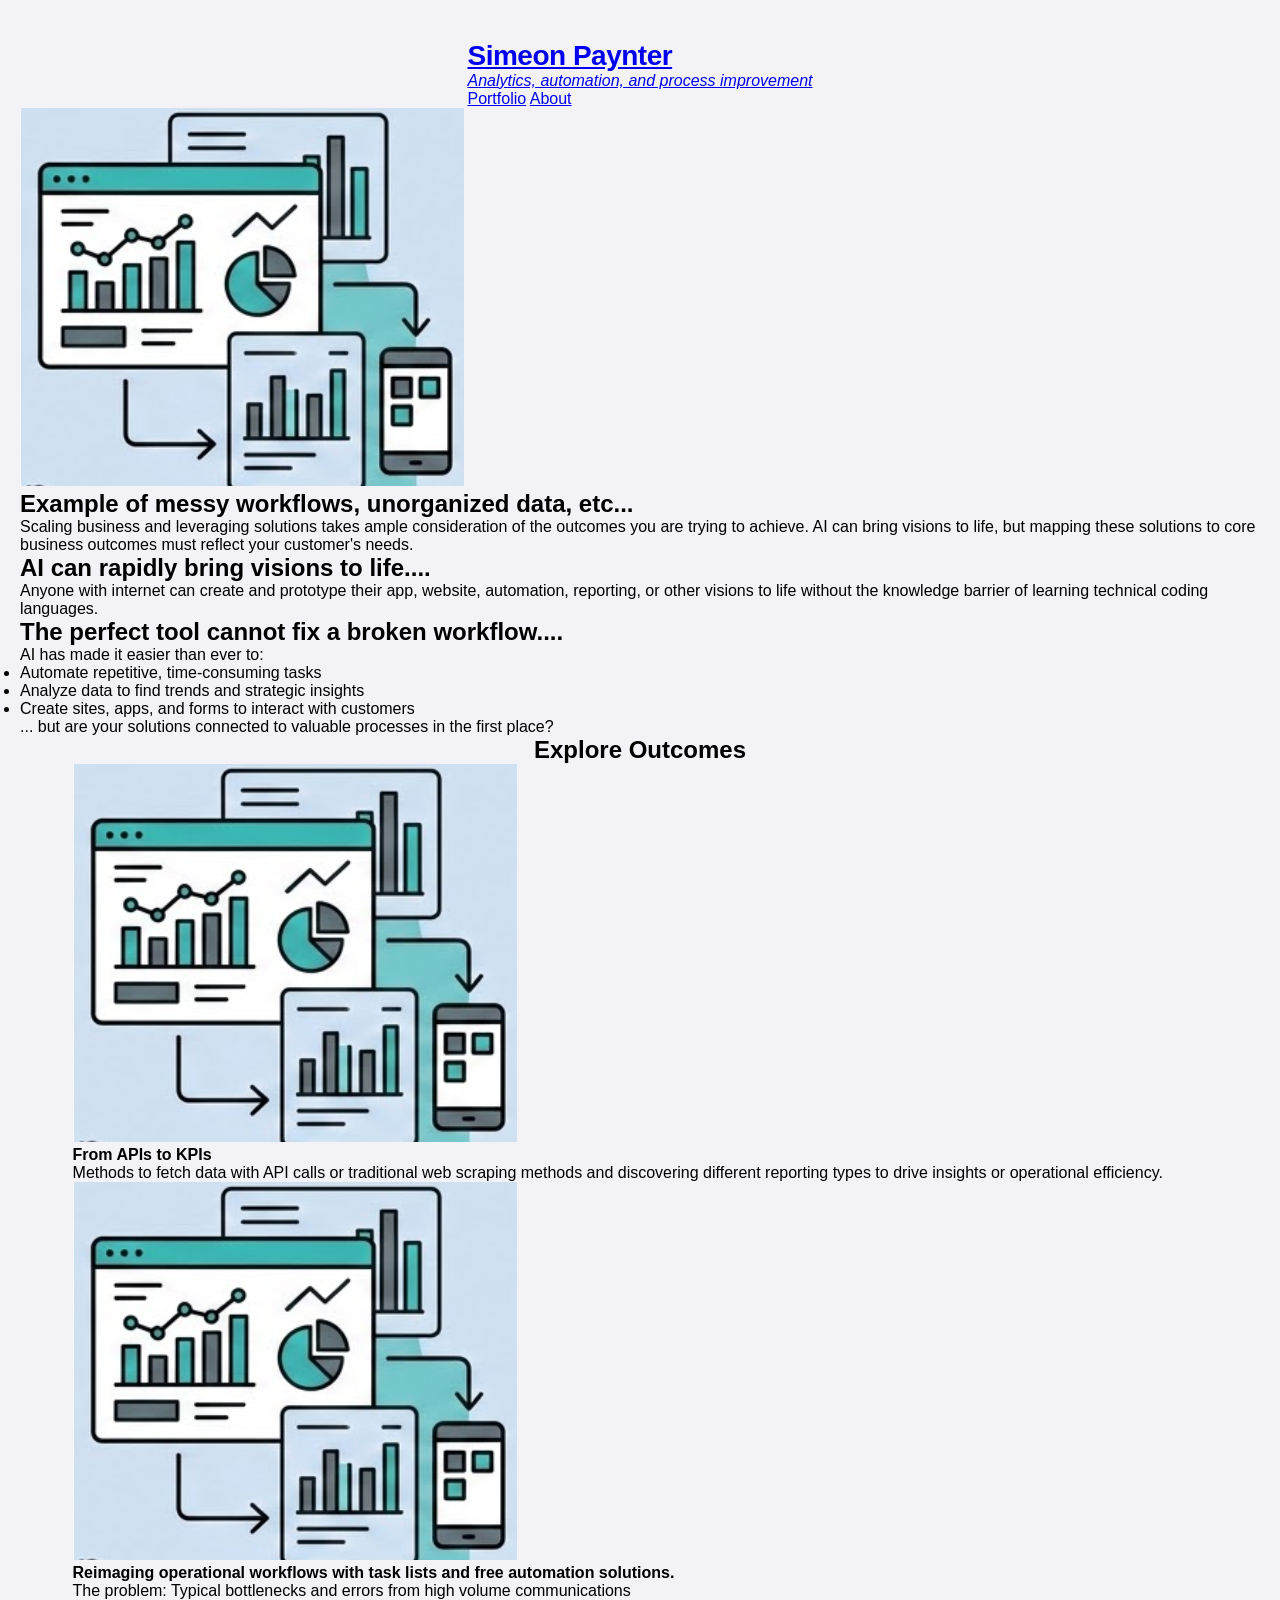
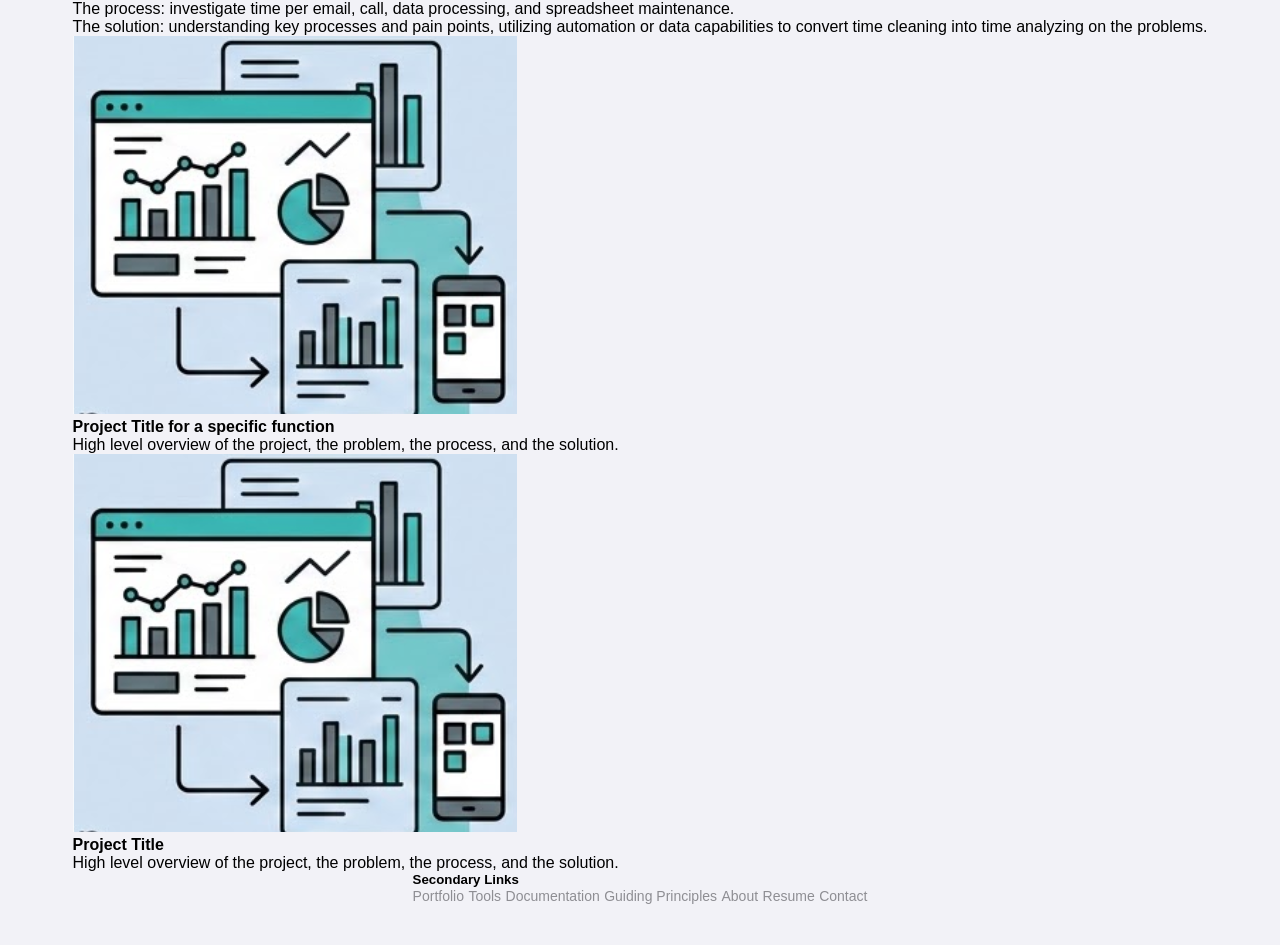
<file: archive/index.html>
<!DOCTYPE html>
<html lang="en-US"> <!-- add light/dark mode functionality? -->
<head>
    <meta charset="UTF-8">
    <meta name="viewport" content="width=device-width, initial-scale=1.0">
    <title>Analytics and Automation - Simeon Paynter</title>
    <!-- CSS and JavaScript apart of phase 2 -->
    <link rel="stylesheet" href="css/variables.css">
    <link rel="stylesheet" href="css/base.css">
    <link rel="stylesheet" href="css/components.css">
</head>
    
<!-- Add Google Tag apart of Phase 2 -->   
<body>
    <header class="site-header">
        <a href="/" class="logo"> 
            <!--<img src="/assets/name-header.png" alt="Simeon Paynter - Analytics, automation, and process improvement."> -->
                <h1>Simeon Paynter</h1>
                <i>Analytics, automation, and process improvement</i>
        </a>
        <nav class="navbar">
            <a href="/portfolio/overview.html" class="navbar-link">Portfolio</a> <!-- Where to save parent html and create site maps? -->
            <a href="/about.html" class="navbar-link">About</a>
        </nav>
    </header>

    <main class="home-page">
        <section class="hero">
            <img src="/assets/data-outputs.png" class="hero-img" loading="lazy">
            <h2 class="hero-title">Example of messy workflows, unorganized data, etc...</h2>
            <p class="hero-desc">Scaling business and leveraging solutions takes ample consideration of the outcomes you are trying to achieve. AI can bring visions to life, but mapping these solutions to core business outcomes must reflect your customer's needs.</p>
        </section>

        <section class="single-column-challenges">
            <h2>AI can rapidly bring visions to life....</h2>
            <p>Anyone with internet can create and prototype their app, website, automation, reporting, or other visions to life without the knowledge barrier of learning technical coding languages.</p> 
            
            <h2>The perfect tool cannot fix a broken workflow....</h2>
            <p>AI has made it easier than ever to:</p>
            <ul>
                <li>Automate repetitive, time-consuming tasks</li>
                <li>Analyze data to find trends and strategic insights</li>
                <li>Create sites, apps, and forms to interact with customers</li>
            </ul>
            <p>... but are your solutions connected to valuable processes in the first place?</p>
        </section>
            
    </main>
    
    <h2>Explore Outcomes</h2>
    <section class="project-card-grid">
        <div class="project-card">
            <img src="/assets/data-outputs.png" alt="Project Image" loading="lazy" class="project-card-image">
            <h4 class="project-card-title">From APIs to KPIs</h4>
            <p class="project-card-summary">Methods to fetch data with API calls or traditional web scraping methods and discovering different reporting types to drive insights or operational efficiency.</p>
        </div>
        <div class="project-card">
            <img src="/assets/data-outputs.png" alt="Project Image" loading="lazy" class="project-card-image">
            <h4 class="project-card-title">Reimaging operational workflows with task lists and free automation solutions.</h4>
            <p class="project-card-summary">The problem: Typical bottlenecks and errors from high volume communications</br>The process: investigate time per email, call, data processing, and spreadsheet maintenance.</br>The solution: understanding key processes and pain points, utilizing automation or data capabilities to convert time cleaning into time analyzing on the problems.</p>
        </div>
        <div class="project-card">
            <img src="/assets/data-outputs.png" alt="Project Image" loading="lazy" class="project-card-image">
            <h4 class="project-card-title">Project Title for a specific function</h4>
            <p class="project-card-summary">High level overview of the project, the problem, the process, and the solution.</p>
        </div>
        <div class="project-card">
            <img src="/assets/data-outputs.png" alt="Project Image" loading="lazy" class="project-card-image">
            <h4 class="project-card-title">Project Title</h4>
            <p class="project-card-summary">High level overview of the project, the problem, the process, and the solution.</p>
        </div>
    </section>
    
    <!-- Footer -->
    <footer class="site-footer">
        <!-- <img src="/assets/name-header.png" alt="Simeon Paynter - Analytics, automation, and process improvement."> -->
        <h5>Secondary Links</h5>
        <a href="/portfolio/overview.html" class ="footer-link">Portfolio</a>
        <a href="/tools/overview.html" class="footer-link">Tools</a>
        <a href="https://simbo.tech" class ="footer-link">Documentation</a>
        <a href="/principles/overview.html" class ="footer-link">Guiding Principles</a>
        <a href="/about.html" class ="footer-link">About</a>
        <a href="/resume.html" class ="footer-link">Resume</a>
        <a href="/contact.html" class ="footer-link">Contact</a>
      <!-- <p id="footer-copyright">&copy; 2026 Simeon Paynter. All rights reserved.</p> -->
    </footer>
    <!-- script to process dark and light theme -->
    
</body>
</html>
</file>
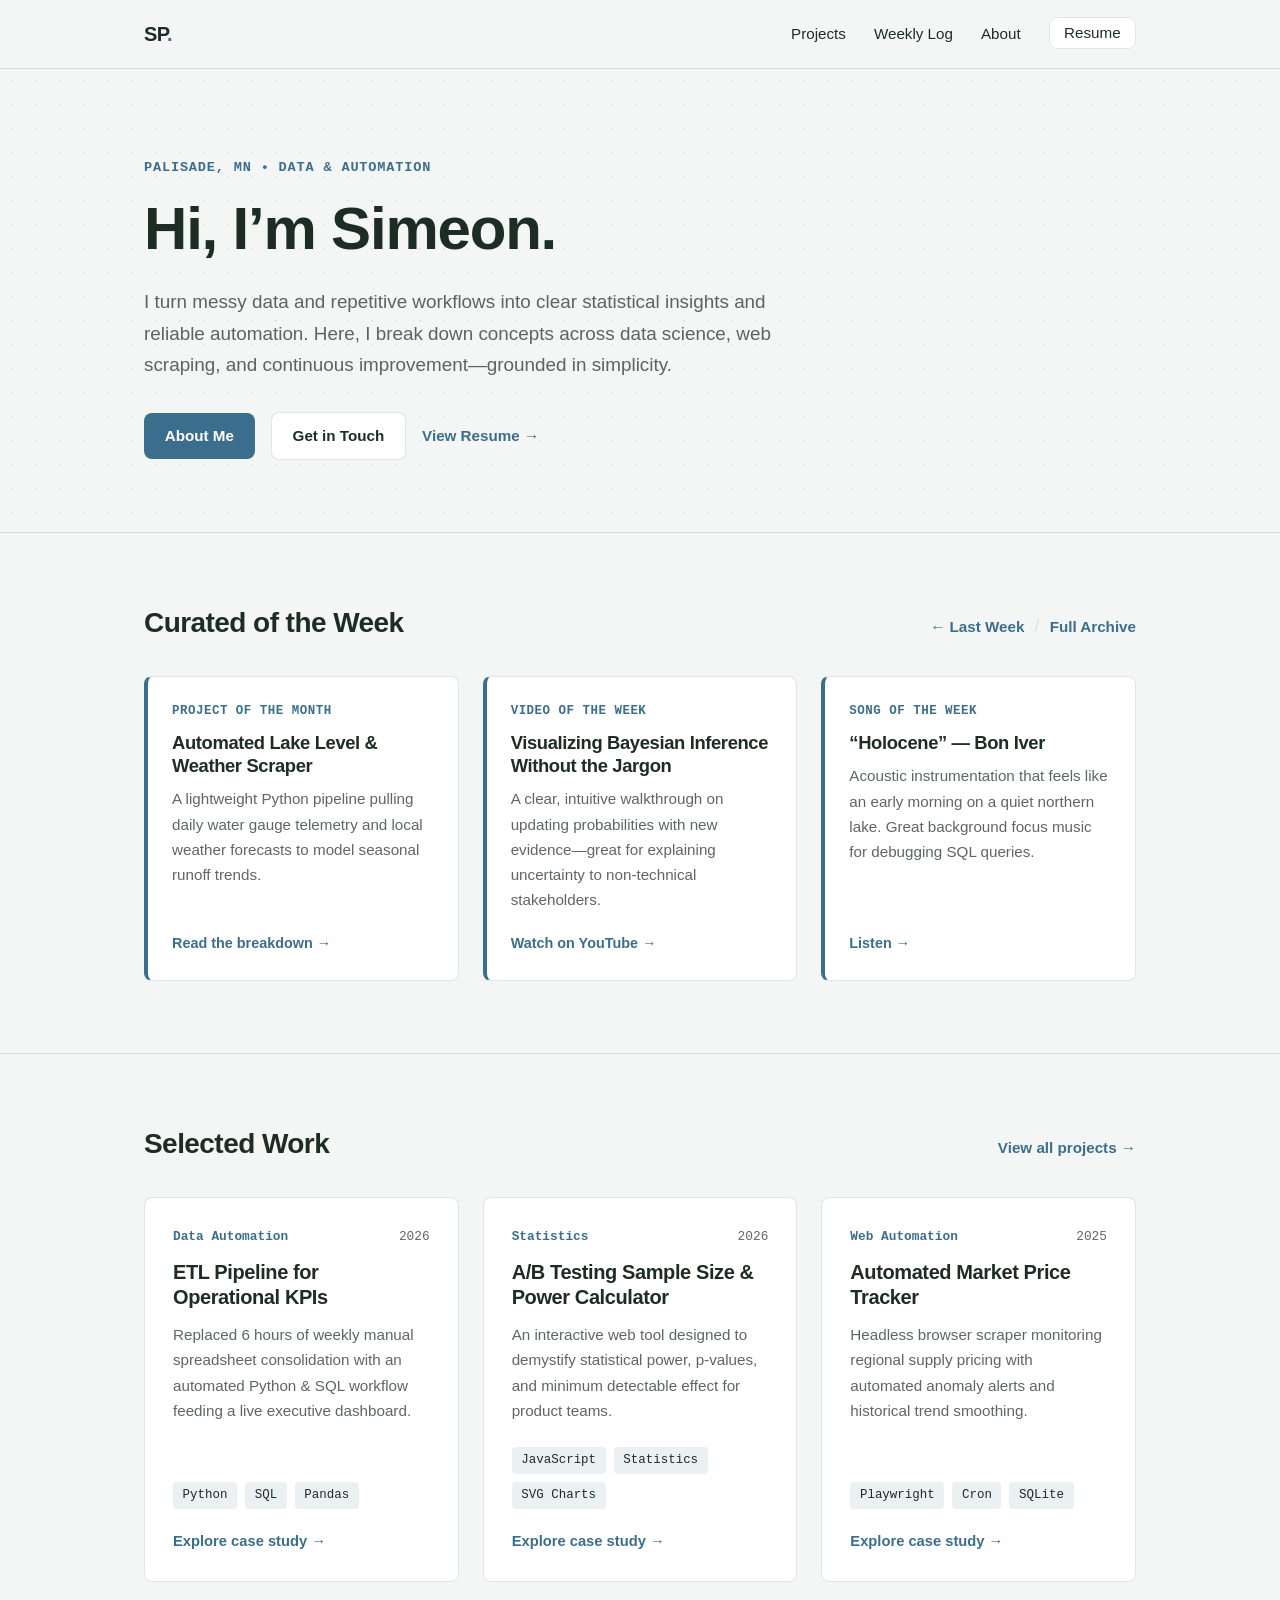
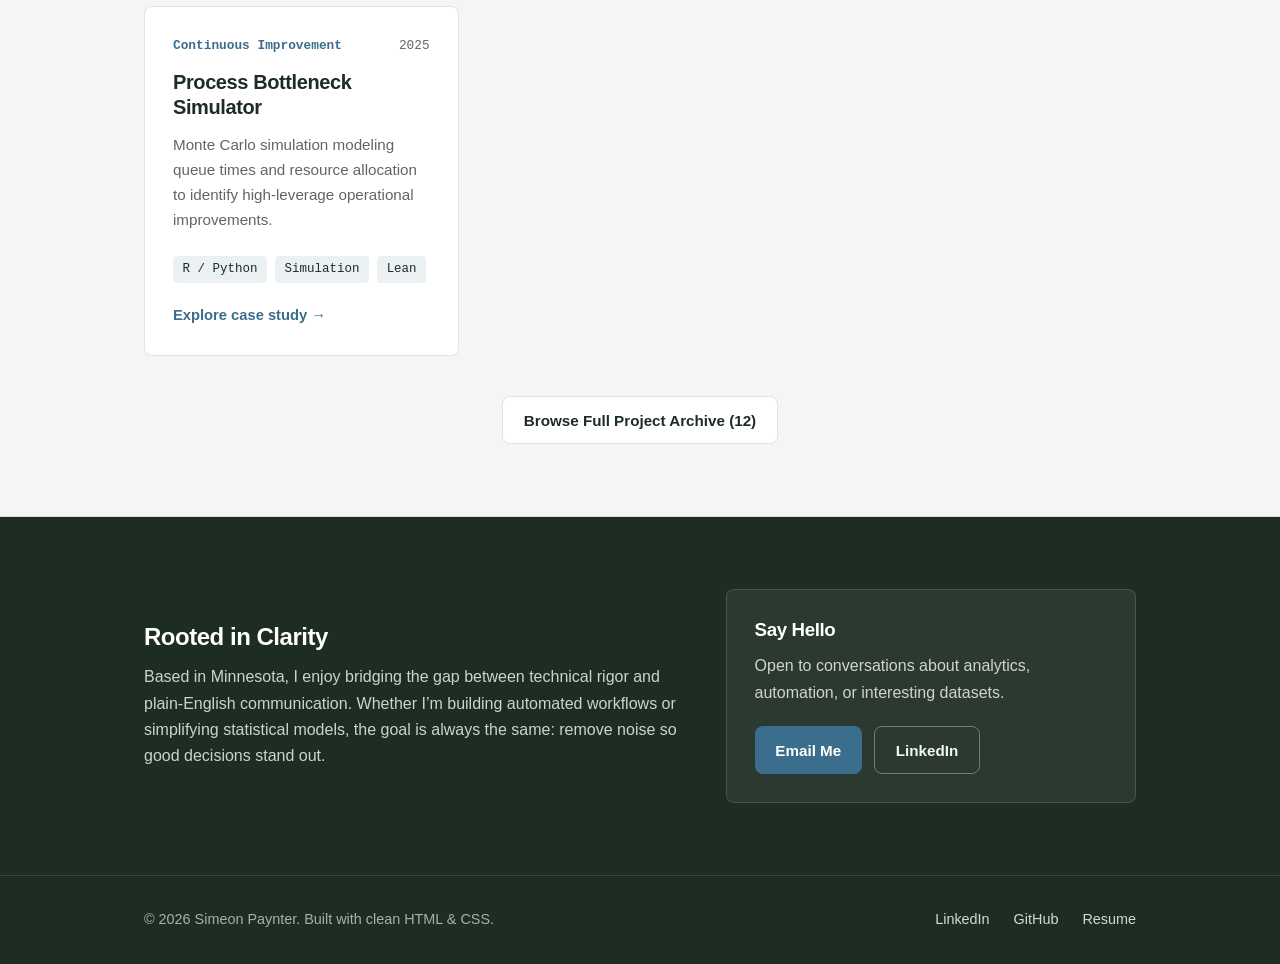
<file: gem2/index.html>
<!DOCTYPE html>
<html lang="en">
<head>
  <meta charset="UTF-8" />
  <meta name="viewport" content="width=device-width, initial-scale=1.0" />
  <meta name="description" content="Simeon Paynter — Analytics, data science, automation, and continuous improvement." />
  <title>Simeon Paynter | Analytics & Automation</title>
  <link rel="stylesheet" href="styles.css" />
</head>
<body>

  <!-- Top Navigation -->
  <header class="site-header">
    <div class="container header-inner">
      <a href="index.html" class="brand-mark">SP<span class="dot">.</span></a>
      <nav aria-label="Primary Navigation">
        <ul class="nav-links">
          <li><a href="#projects">Projects</a></li>
          <li><a href="#spotlight">Weekly Log</a></li>
          <li><a href="#about">About</a></li>
          <li><a href="resume.pdf" class="nav-cta">Resume</a></li>
        </ul>
      </nav>
    </div>
  </header>

  <main>
    <!-- Hero / Introduction -->
    <section class="hero">
      <div class="container">
        <p class="eyebrow">Palisade, MN &bull; Data &amp; Automation</p>
        <h1>Hi, I’m Simeon.</h1>
        <p class="lead">
          I turn messy data and repetitive workflows into clear statistical insights and reliable automation. 
          Here, I break down concepts across data science, web scraping, and continuous improvement—grounded in simplicity.
        </p>
        
        <div class="hero-actions">
          <a href="#about" class="btn btn-primary">About Me</a>
          <a href="#contact" class="btn btn-secondary">Get in Touch</a>
          <a href="resume.pdf" class="text-link">View Resume &rarr;</a>
        </div>
      </div>
    </section>

    <!-- "____ of the Week / Month" Spotlight Section -->
    <section id="spotlight" class="section">
      <div class="container">
        <div class="section-header">
          <h2>Curated of the Week</h2>
          <div class="section-meta-links">
            <a href="#last-week" class="text-link">&larr; Last Week</a>
            <span class="divider">/</span>
            <a href="#history" class="text-link">Full Archive</a>
          </div>
        </div>

        <div class="spotlight-grid">
          <!-- Item 1: Project of the Month -->
          <article class="spotlight-card">
            <span class="tag">Project of the Month</span>
            <h3>Automated Lake Level &amp; Weather Scraper</h3>
            <p>
              A lightweight Python pipeline pulling daily water gauge telemetry and local weather forecasts 
              to model seasonal runoff trends.
            </p>
            <a href="#" class="card-link">Read the breakdown &rarr;</a>
          </article>

          <!-- Item 2: Video / Concept of the Week -->
          <article class="spotlight-card">
            <span class="tag">Video of the Week</span>
            <h3>Visualizing Bayesian Inference Without the Jargon</h3>
            <p>
              A clear, intuitive walkthrough on updating probabilities with new evidence—great for explaining 
              uncertainty to non-technical stakeholders.
            </p>
            <a href="#" class="card-link" target="_blank" rel="noopener">Watch on YouTube &rarr;</a>
          </article>

          <!-- Item 3: Song of the Week -->
          <article class="spotlight-card">
            <span class="tag">Song of the Week</span>
            <h3>“Holocene” — Bon Iver</h3>
            <p>
              Acoustic instrumentation that feels like an early morning on a quiet northern lake. Great background 
              focus music for debugging SQL queries.
            </p>
            <a href="#" class="card-link" target="_blank" rel="noopener">Listen &rarr;</a>
          </article>
        </div>
      </div>
    </section>

    <!-- Selected Projects Grid (4 items; easily scales to 3-6) -->
    <section id="projects" class="section">
      <div class="container">
        <div class="section-header">
          <h2>Selected Work</h2>
          <a href="projects.html" class="text-link">View all projects &rarr;</a>
        </div>

        <div class="projects-grid">
          <!-- Project 1 -->
          <article class="project-card">
            <div class="project-top">
              <span class="project-category">Data Automation</span>
              <span class="project-year">2026</span>
            </div>
            <h3>ETL Pipeline for Operational KPIs</h3>
            <p>
              Replaced 6 hours of weekly manual spreadsheet consolidation with an automated Python &amp; SQL workflow 
              feeding a live executive dashboard.
            </p>
            <ul class="tech-list">
              <li>Python</li>
              <li>SQL</li>
              <li>Pandas</li>
            </ul>
            <a href="#" class="project-link" aria-label="View ETL Pipeline case study">Explore case study &rarr;</a>
          </article>

          <!-- Project 2 -->
          <article class="project-card">
            <div class="project-top">
              <span class="project-category">Statistics</span>
              <span class="project-year">2026</span>
            </div>
            <h3>A/B Testing Sample Size &amp; Power Calculator</h3>
            <p>
              An interactive web tool designed to demystify statistical power, p-values, and minimum detectable 
              effect for product teams.
            </p>
            <ul class="tech-list">
              <li>JavaScript</li>
              <li>Statistics</li>
              <li>SVG Charts</li>
            </ul>
            <a href="#" class="project-link" aria-label="View A/B Testing Calculator">Explore case study &rarr;</a>
          </article>

          <!-- Project 3 -->
          <article class="project-card">
            <div class="project-top">
              <span class="project-category">Web Automation</span>
              <span class="project-year">2025</span>
            </div>
            <h3>Automated Market Price Tracker</h3>
            <p>
              Headless browser scraper monitoring regional supply pricing with automated anomaly alerts and 
              historical trend smoothing.
            </p>
            <ul class="tech-list">
              <li>Playwright</li>
              <li>Cron</li>
              <li>SQLite</li>
            </ul>
            <a href="#" class="project-link" aria-label="View Market Price Tracker">Explore case study &rarr;</a>
          </article>

          <!-- Project 4 -->
          <article class="project-card">
            <div class="project-top">
              <span class="project-category">Continuous Improvement</span>
              <span class="project-year">2025</span>
            </div>
            <h3>Process Bottleneck Simulator</h3>
            <p>
              Monte Carlo simulation modeling queue times and resource allocation to identify high-leverage 
              operational improvements.
            </p>
            <ul class="tech-list">
              <li>R / Python</li>
              <li>Simulation</li>
              <li>Lean</li>
            </ul>
            <a href="#" class="project-link" aria-label="View Process Bottleneck Simulator">Explore case study &rarr;</a>
          </article>
        </div>

        <div class="section-footer">
          <a href="projects.html" class="btn btn-secondary">Browse Full Project Archive (12)</a>
        </div>
      </div>
    </section>

    <!-- Brief About & Contact Anchor -->
    <section id="about" class="section about-banner">
      <div class="container about-inner">
        <div>
          <h2>Rooted in Clarity</h2>
          <p>
            Based in Minnesota, I enjoy bridging the gap between technical rigor and plain-English communication. 
            Whether I’m building automated workflows or simplifying statistical models, the goal is always the same: 
            remove noise so good decisions stand out.
          </p>
        </div>
        <div id="contact" class="contact-box">
          <h3>Say Hello</h3>
          <p>Open to conversations about analytics, automation, or interesting datasets.</p>
          <div class="contact-links">
            <a href="mailto:hello@example.com" class="btn btn-primary">Email Me</a>
            <a href="https://linkedin.com" target="_blank" rel="noopener" class="btn btn-outline-light">LinkedIn</a>
          </div>
        </div>
      </div>
    </section>
  </main>

  <footer class="site-footer">
    <div class="container footer-inner">
      <p>&copy; 2026 Simeon Paynter. Built with clean HTML &amp; CSS.</p>
      <div class="footer-links">
        <a href="https://linkedin.com" target="_blank" rel="noopener">LinkedIn</a>
        <a href="https://github.com" target="_blank" rel="noopener">GitHub</a>
        <a href="resume.pdf">Resume</a>
      </div>
    </div>
  </footer>

</body>
</html>
</file>
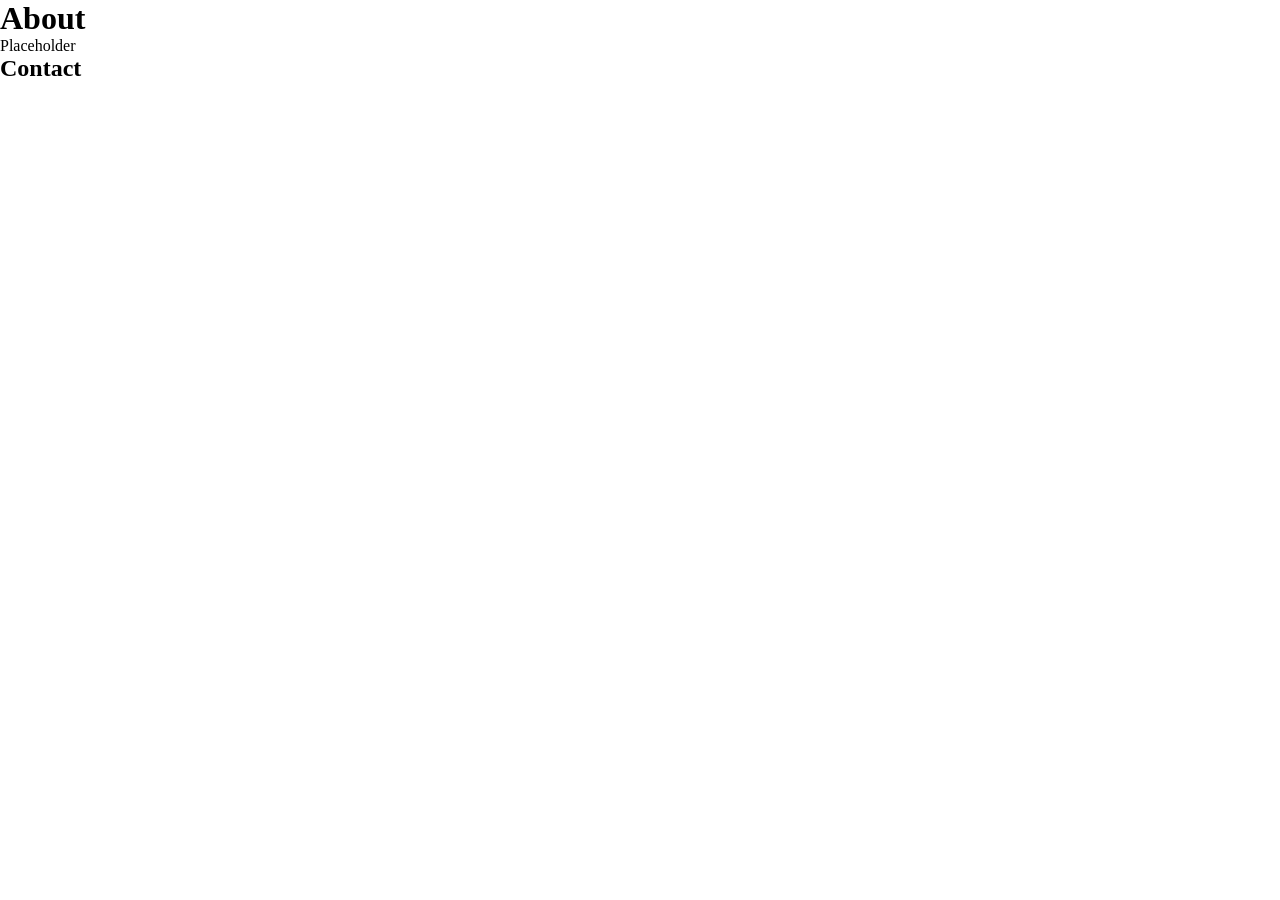
<file: about.html>
<!DOCTYPE html>
<html lang="en-US">
<head>
    <meta charset="UTF-8">
    <meta name="viewport" content="width=device-width, initial-scale=1.0">
    <title>About - Simeon Paynter</title>
    <style>
        *, body {
            margin: 0;
            padding: 0;
        }
    </style>
</head>   
<body>

    <h1>About</h1>
    <p>Placeholder</p>
    <h2>Contact</h2>
    <!-- Link to contact.html or embed?-->
</body>
</html>
</file>
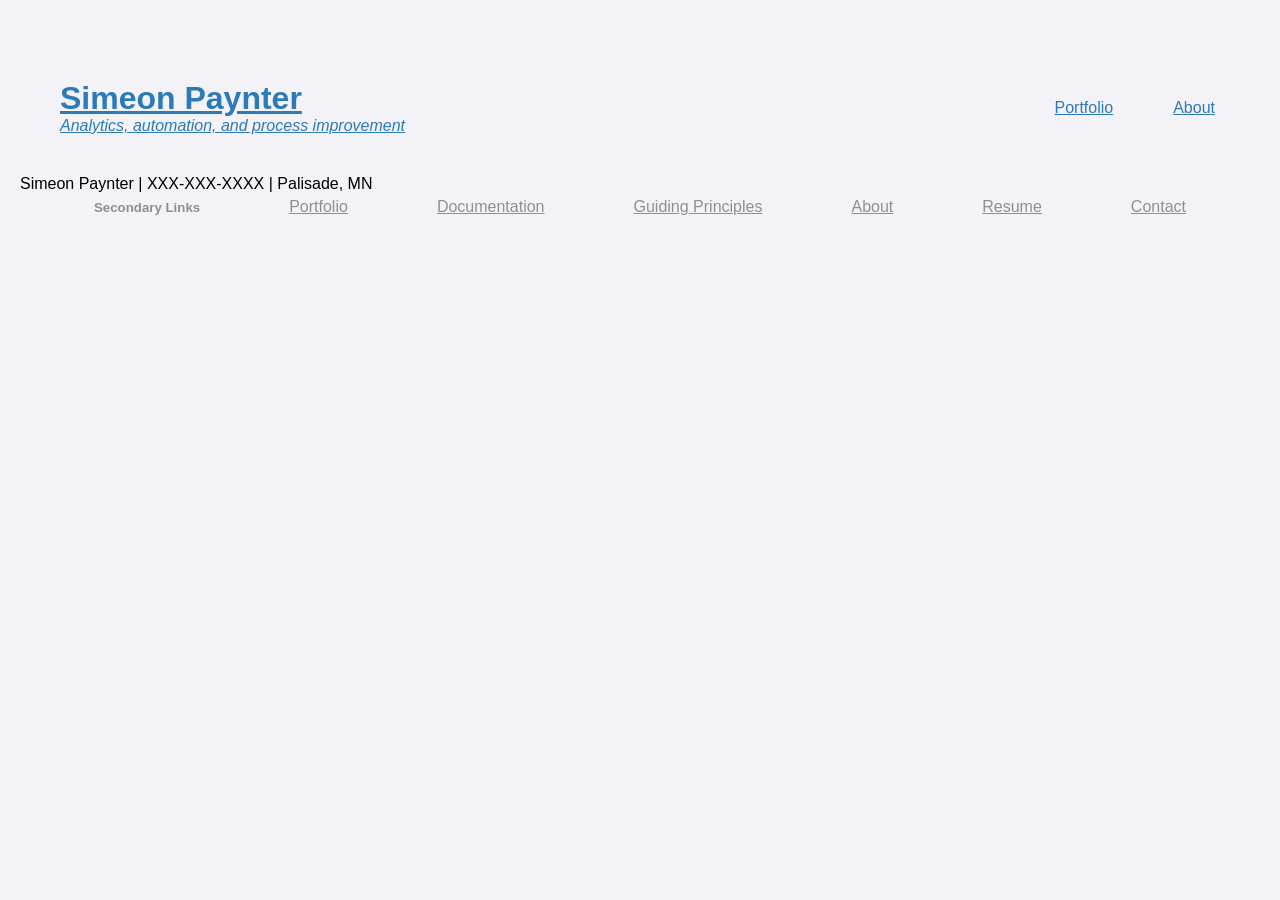
<file: contact.html>
<!DOCTYPE html>
<html lang="en-US"> <!-- add light/dark mode functionality? -->
<head>
    <meta charset="UTF-8">
    <meta name="viewport" content="width=device-width, initial-scale=1.0">
    <title>Contact - Simeon Paynter</title>
    <!-- CSS and JavaScript apart of phase 2 -->
    <link rel="stylesheet" href="css/variables.css">
    <link rel="stylesheet" href="css/base.css">
    <link rel="stylesheet" href="css/components.css">
</head>
    
<!-- Add Google Tag apart of Phase 2 -->   
<body>
    <header class="site-header">
        <a href="/" class="logo"> 
            <!--<img src="/assets/name-header.png" alt="Simeon Paynter - Analytics, automation, and process improvement."> -->
                <h1>Simeon Paynter</h1>
                <i>Analytics, automation, and process improvement</i>
        </a>
        <nav class="navbar">
            <a href="/portfolio/overview.html" class="navbar-link">Portfolio</a> <!-- Where to save parent html and create site maps? -->
            <a href="/about.html" class="navbar-link">About</a>
        </nav>
    </header>
    
<Contact>
    Simeon Paynter | XXX-XXX-XXXX | Palisade, MN
</Contact>
    
    <!-- Footer -->
    <footer class="site-footer">
        <!-- <img src="/assets/name-header.png" alt="Simeon Paynter - Analytics, automation, and process improvement."> -->
        <h5>Secondary Links</h5>
        <a href="/portfolio/overview.html" class ="footer-link">Portfolio</a>
        <a href="https://simbo.tech" class ="footer-link">Documentation</a>
        <a href="/principles/overview.html" class ="footer-link">Guiding Principles</a>
        <a href="/about.html" class ="footer-link">About</a>
        <a href="/resume.html" class ="footer-link">Resume</a>
        <a href="/contact.html" class ="footer-link">Contact</a>
      <!-- <p id="footer-copyright">&copy; 2026 Simeon Paynter. All rights reserved.</p> -->
    </footer>
    <!-- script to process dark and light theme -->
    
</body>
</html>
</file>
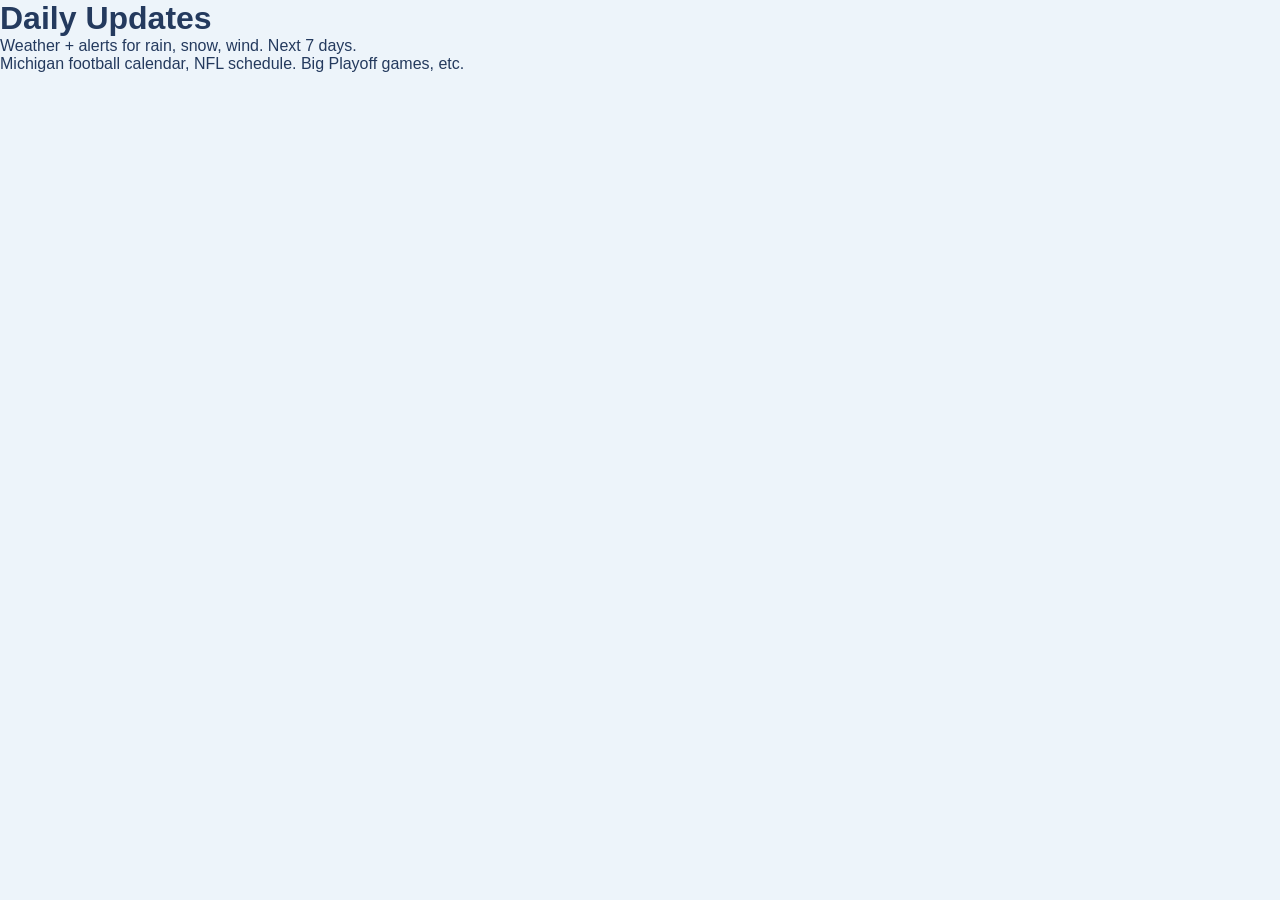
<file: daily.html>
<!DOCTYPE html>
<html lang="en-US">
<head>
    <meta charset="UTF-8">
    <meta name="viewport" content="width=device-width, initial-scale=1.0">
    <title>Daily Updates</title>
    <style>
      :root {
          --color-bg: #EDF4FA;
          --color-white: #F2F2F7;
          --color-text-primary: #243A5E;
      }
      *, *::before, *::after {
          margin: 0;
          padding: 0;
      }
      body {
          font-family: Arial, sans-serif;
          background-color: var(--color-bg);
          color: var(--color-text-primary);
      }     
    </style>
</head>  
<body>
  <h1>Daily Updates</h1>
  <ul>
    <li>Weather + alerts for rain, snow, wind. Next 7 days.</li>
    <li>Michigan football calendar, NFL schedule. Big Playoff games, etc.</li>
    <li></li>
  </ul>
</body>
</html>
</file>
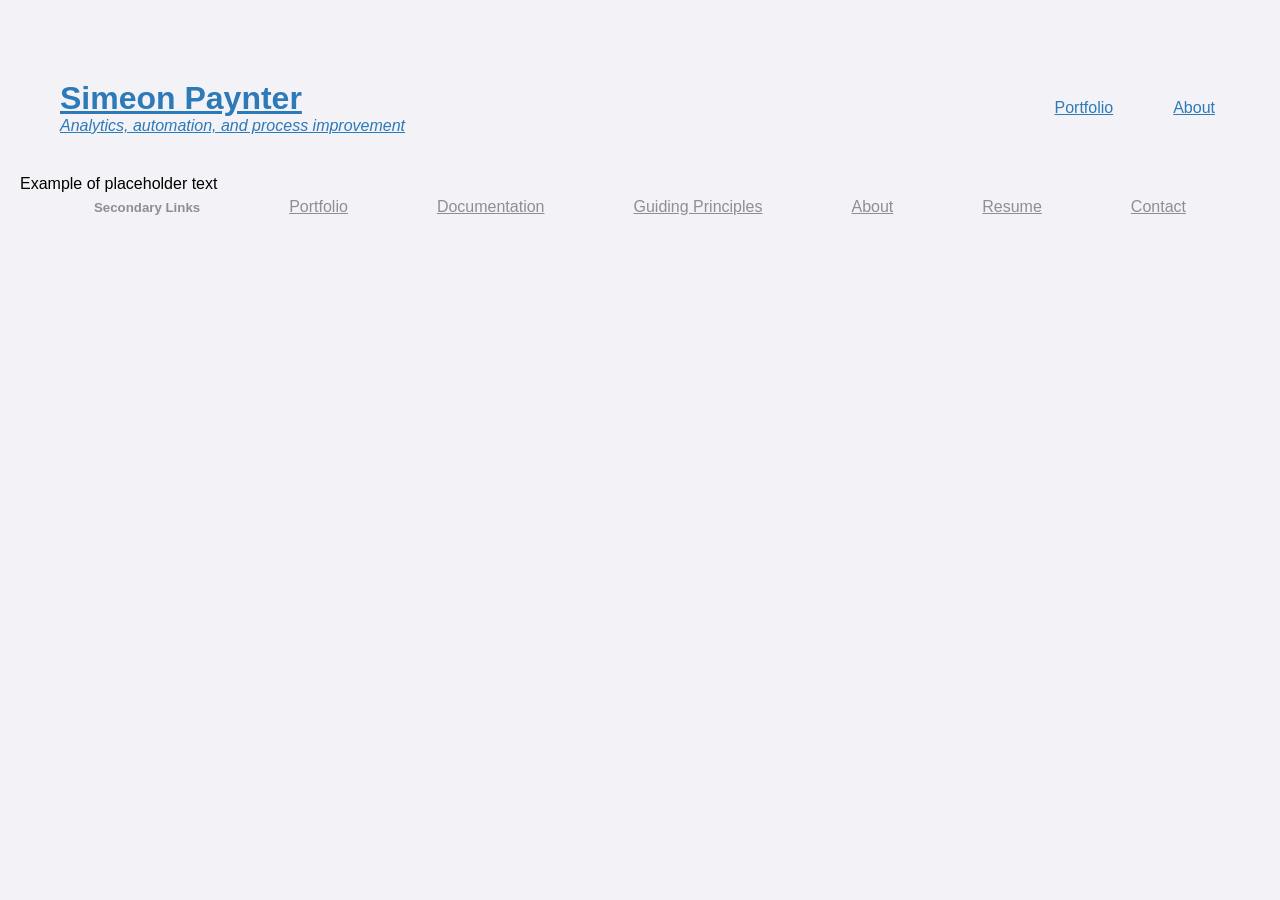
<file: page-template.html>
<!DOCTYPE html>
<html lang="en-US"> <!-- add light/dark mode functionality? -->
<head>
    <meta charset="UTF-8">
    <meta name="viewport" content="width=device-width, initial-scale=1.0">
    <title>Page Template</title>
    <!-- CSS and JavaScript apart of phase 2 -->
    <link rel="stylesheet" href="css/variables.css">
    <link rel="stylesheet" href="css/base.css">
    <link rel="stylesheet" href="css/components.css">
</head>
    
<!-- Add Google Tag apart of Phase 2 -->   
<body>
    <header class="site-header">
        <a href="/" class="logo"> 
            <!--<img src="/assets/name-header.png" alt="Simeon Paynter - Analytics, automation, and process improvement."> -->
                <h1>Simeon Paynter</h1>
                <i>Analytics, automation, and process improvement</i>
        </a>
        <nav class="navbar">
            <a href="/portfolio/overview.html" class="navbar-link">Portfolio</a> <!-- Where to save parent html and create site maps? -->
            <a href="/about.html" class="navbar-link">About</a>
        </nav>
    </header>
    
    <Placeholder> Example of placeholder text </Placeholder>
    
    <!-- Footer -->
    <footer class="site-footer">
        <!-- <img src="/assets/name-header.png" alt="Simeon Paynter - Analytics, automation, and process improvement."> -->
        <h5>Secondary Links</h5>
        <a href="/portfolio/overview.html" class ="footer-link">Portfolio</a>
        <a href="https://simbo.tech" class ="footer-link">Documentation</a>
        <a href="/principles/overview.html" class ="footer-link">Guiding Principles</a>
        <a href="/about.html" class ="footer-link">About</a>
        <a href="/resume.html" class ="footer-link">Resume</a>
        <a href="/contact.html" class ="footer-link">Contact</a>
      <!-- <p id="footer-copyright">&copy; 2026 Simeon Paynter. All rights reserved.</p> -->
    </footer>
    <!-- script to process dark and light theme -->
    
</body>
</html>
</file>
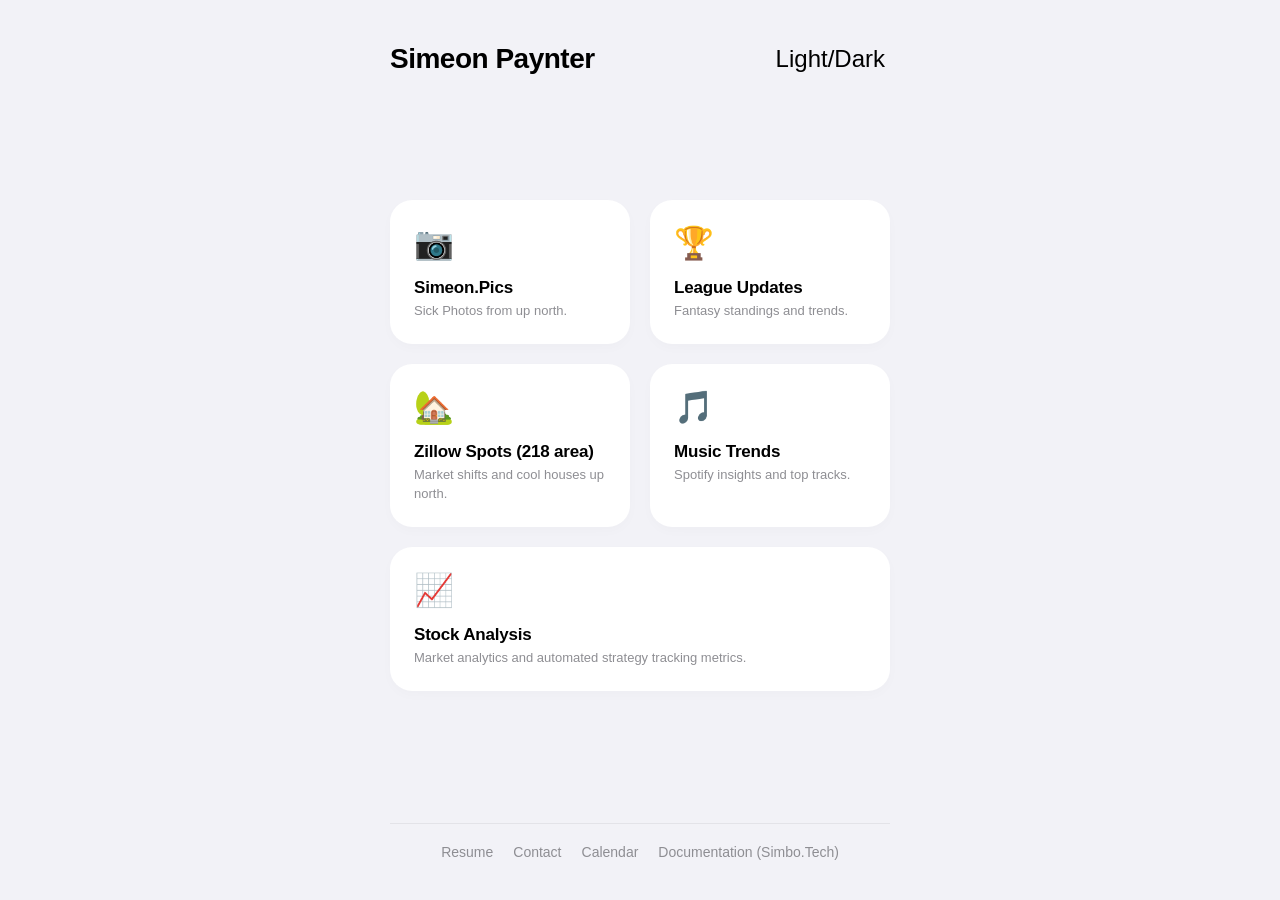
<file: archive/gemini.html>
<!DOCTYPE html>
<html lang="en" data-theme="light">
<head>
    <meta charset="UTF-8">
    <meta name="viewport" content="width=device-width, initial-scale=1.0">
    <title>Simeon Paynter</title>
    
    <!-- CSS elements and default designs -->
    <link rel="stylesheet" href="css/variables.css">
    <link rel="stylesheet" href="css/base.css">
    <link rel="stylesheet" href="css/layout.css">
    <link rel="stylesheet" href="css/components.css">
</head>

<!-- Google tag (gtag.js) -->
<script async src="https://www.googletagmanager.com/gtag/js?id=G-RYS6M35G44"></script>
<script>
  window.dataLayer = window.dataLayer || [];
  function gtag(){dataLayer.push(arguments);}
  gtag('js', new Date());

  gtag('config', 'G-RYS6M35G44');
</script>
    
<body>
    <header class="site-header">
        <h1>Simeon Paynter</h1>
        <button class="toggle-btn" id="themeToggle" aria-label="Toggle light and dark mode">Light/Dark</button>
    </header>

    <!-- App Dashboard Block -->
    <main class="site-main">
        <div class="app-grid">
            
            <!-- Box 1: Simeon.Pics -->
            <a href="https://simeon.pics" class="app-card">
                <div class="app-card__icon">📷</div>
                <div class="app-card__title">Simeon.Pics</div>
                <div class="app-card__desc">Sick Photos from up north.</div>
            </a>

            <!-- Box 2: Fantasy Football -->
            <a href="#" class="app-card">
                <div class="app-card__icon">🏆</div>
                <div class="app-card__title">League Updates</div>
                <div class="app-card__desc">Fantasy standings and trends.</div>
            </a>

            <!-- Box 3: Zillow & Places -->
            <a href="#" class="app-card">
                <div class="app-card__icon">🏡</div>
                <div class="app-card__title">Zillow Spots (218 area) </div>
                <div class="app-card__desc">Market shifts and cool houses up north.</div>
            </a>

            <!-- Box 4: Spotify Trends -->
            <a href="#" class="app-card">
                <div class="app-card__icon">🎵</div>
                <div class="app-card__title">Music Trends</div>
                <div class="app-card__desc">Spotify insights and top tracks.</div>
            </a>

            <!-- Box 5: Stock Analysis (Explicitly Featured To Span Grid Width) -->
            <a href="projects/stocks.html" class="app-card is-featured">
                <div class="app-card__icon">📈</div>
                <div class="app-card__title">Stock Analysis</div>
                <div class="app-card__desc">Market analytics and automated strategy tracking metrics.</div>
            </a>

        </div>
    </main>

    <!-- Minimal Inline Footer Navigation Block -->
    <footer class="site-footer">
        <a href="footer/resume.html" class="footer-link">Resume</a>
        <a href="footer/contact.html" class="footer-link">Contact</a>
        <a href="footer/calendar.html" class="footer-link">Calendar</a>
        <a href="https://simbo.tech" class="footer-link">Documentation (Simbo.Tech)</a>
    </footer>

    <!-- Native JavaScript Theme Switcher Logical Engine -->
    <script>
        const themeToggle = document.getElementById('themeToggle');
        const htmlElement = document.documentElement;

        const savedTheme = localStorage.getItem('theme') || 'light';
        htmlElement.setAttribute('data-theme', savedTheme);

        themeToggle.addEventListener('click', () => {
            const currentTheme = htmlElement.getAttribute('data-theme');
            const newTheme = currentTheme === 'light' ? 'dark' : 'light';

            htmlElement.setAttribute('data-theme', newTheme);
            localStorage.setItem('theme', newTheme);
        });
    </script>
</body>
</html>
</file>
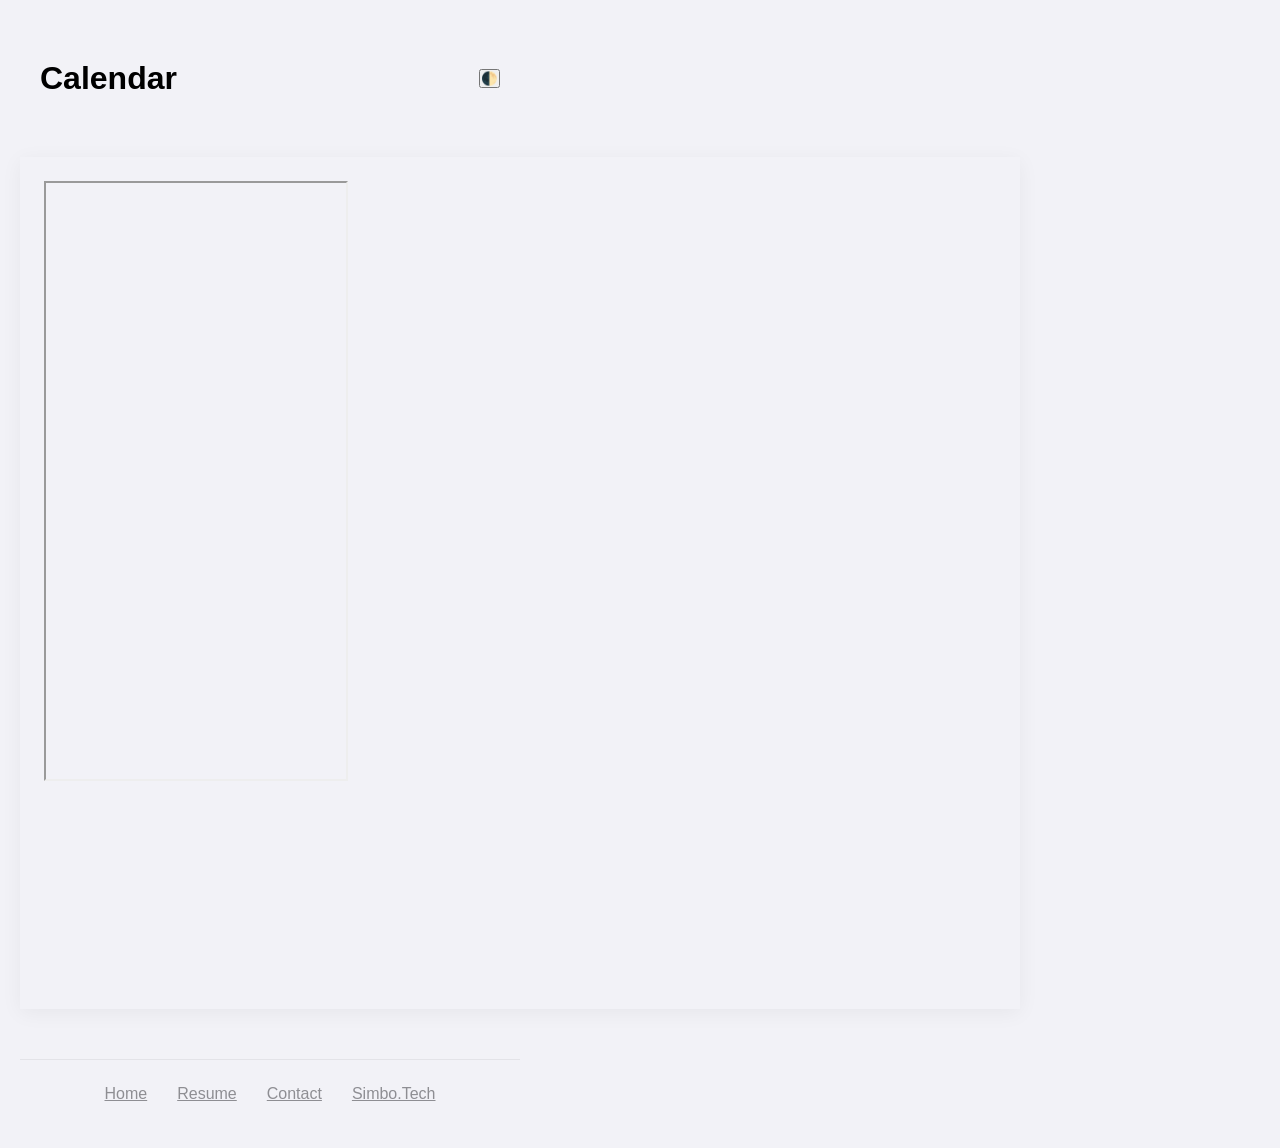
<file: footer/calendar.html>
<!DOCTYPE html>
<html lang="en" data-theme="light">
<head>
    <meta charset="UTF-8">
    <meta name="viewport" content="width=device-width, initial-scale=1.0">
    <title>Simeon | Schedule</title>
    
    <!-- Modular Layout Architecture Imports -->
    <link rel="stylesheet" href="../css/variables.css">
    <link rel="stylesheet" href="../css/base.css">
    <link rel="stylesheet" href="../css/layout.css">
    <link rel="stylesheet" href="../css/components.css">
</head>
<body>

    <!-- Header Block -->
    <header class="site-header">
        <h1>Calendar</h1>
        <button class="toggle-btn" id="themeToggle" aria-label="Toggle light and dark mode">🌓</button>
    </header>

    <!-- Calendar Layout Block -->
    <main class="site-main site-main--wide">
        <div class="calendar-container">

            <!-- Laptop/Desktop View: Side-by-Side Frames -->
            <div class="calendar-desktop-view">
                <div class="card-box">
                    <iframe src="https://google.com" 
                            height="600" 
                            class="embedded-frame" 
                            scrolling="no">
                    </iframe>
                    
                </div>
                <div class="card-box">
                    <iframe src="https://calendar.google.com/calendar/embed?height=800&wkst=1&ctz=America%2FChicago&showPrint=0&mode=WEEK&src=NGRkNTVlOWJmYmE1YTgzOGI5YzZlZTYwOGI3NjVlZGVlMmZmOGYzYTE4MDNmZTRjYjBjMGQxNmUzOTY4OTM2OUBncm91cC5jYWxlbmRhci5nb29nbGUuY29t&color=%23ad1457" style="border-width:0" width="1000" height="800" frameborder="0" scrolling="no"></iframe>
                </div>
            </div>

            <!-- Mobile View: Action Button + Single Simplified View -->
            <div class="calendar-mobile-view">
                <a href="https://calendar.app.google/oi6HirGpjjh8Tuos7" target="_blank" class="booking-action-btn">
                    Book a google calendar day
                </a>
                <iframe src="https://calendar.google.com/calendar/embed?height=600&wkst=1&ctz=America%2FChicago&showPrint=0&mode=AGENDA&src=NGRkNTVlOWJmYmE1YTgzOGI5YzZlZTYwOGI3NjVlZGVlMmZmOGYzYTE4MDNmZTRjYjBjMGQxNmUzOTY4OTM2OUBncm91cC5jYWxlbmRhci5nb29nbGUuY29t&color=%23ad1457" style="border-width:0" width="400" height="600" frameborder="0" scrolling="no"></iframe>
            </div>

        </div>
    </main>

    <!-- Minimal Inline Footer Navigation Block -->
    <footer class="site-footer">
        <a href="index.html" class="footer-link">Home</a>
        <a href="footer/resume.html" class="footer-link">Resume</a>
        <a href="footer/contact.html" class="footer-link">Contact</a>
        <a href="https://simbo.tech" class="footer-link">Simbo.Tech</a>
    </footer>

    <!-- Native JavaScript Theme Switcher Logical Engine -->
    <script>
        const themeToggle = document.getElementById('themeToggle');
        const htmlElement = document.documentElement;

        const savedTheme = localStorage.getItem('theme') || 'light';
        htmlElement.setAttribute('data-theme', savedTheme);

        themeToggle.addEventListener('click', () => {
            const currentTheme = htmlElement.getAttribute('data-theme');
            const newTheme = currentTheme === 'light' ? 'dark' : 'light';

            htmlElement.setAttribute('data-theme', newTheme);
            localStorage.setItem('theme', newTheme);
        });
    </script>
</body>
</html>
</file>
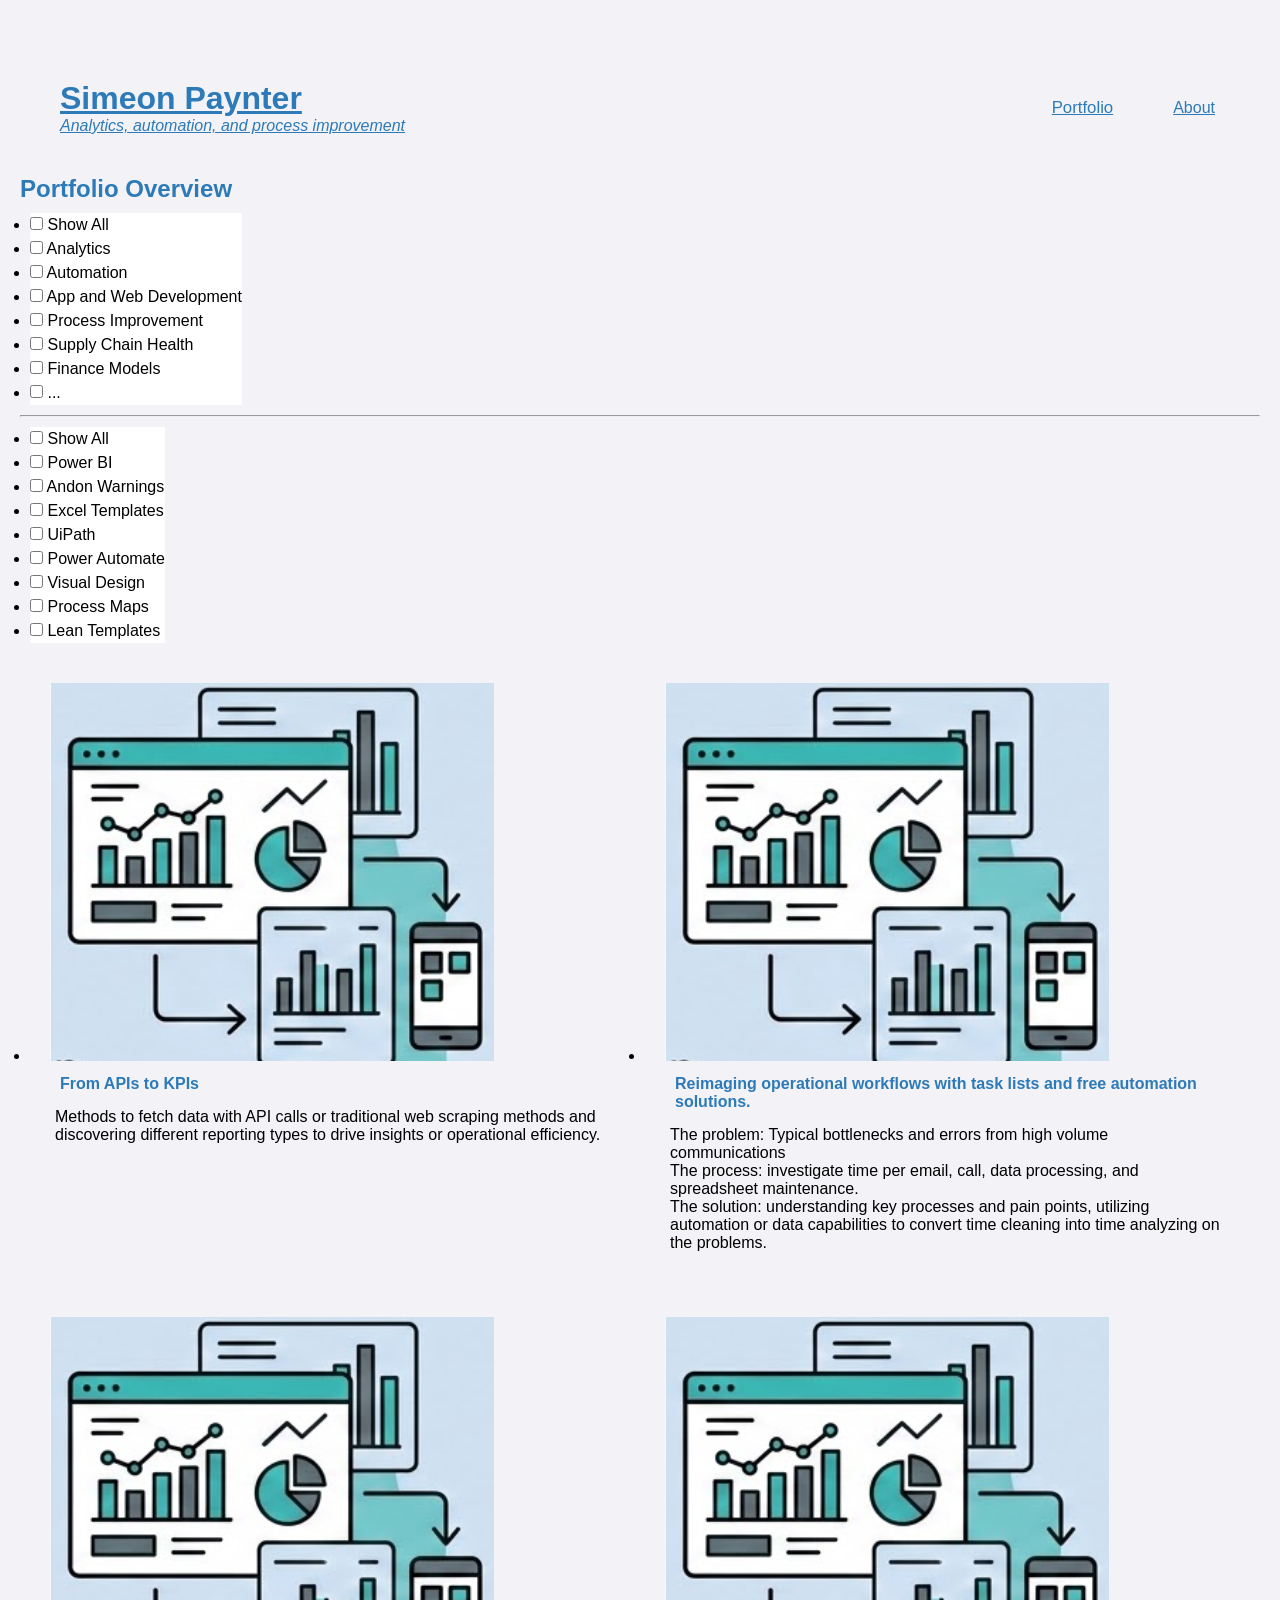
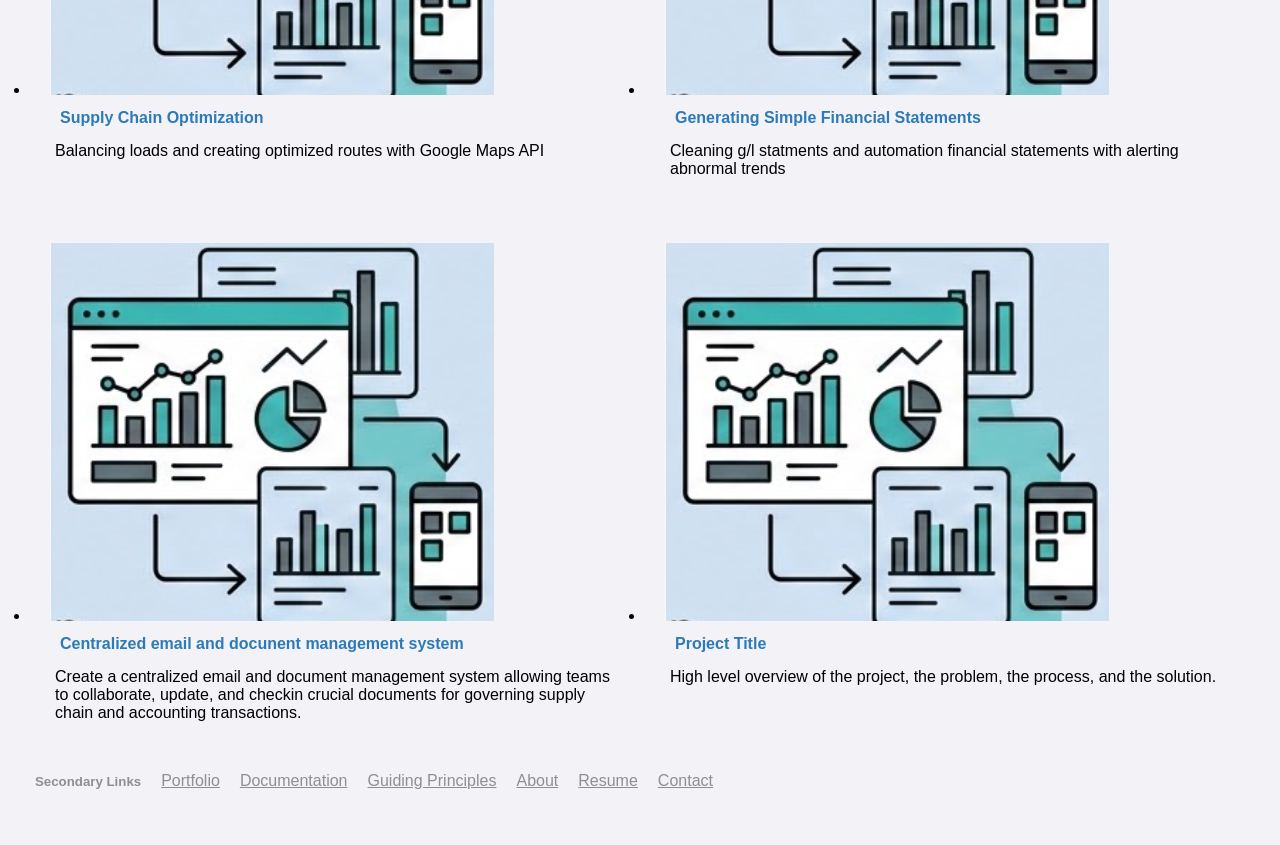
<file: portfolio/overview.html>
<!DOCTYPE html>
<html lang="en-US"> <!-- add light/dark mode functionality? -->
<head>
    <meta charset="UTF-8">
    <meta name="viewport" content="width=device-width, initial-scale=1.0">
    <title>Portfolio Overview - Simeon Paynter</title>
    <!-- CSS and JavaScript apart of phase 2 -->
    <link rel="stylesheet" href="../css/variables.css">
    <link rel="stylesheet" href="../css/base.css">
    <link rel="stylesheet" href="../css/components.css">
    <style>
        .tags {
            display: inline-block;
            line-height: 1.5;
            gap: 10px;
            align-items: center;
        }
        .tag_item {
            background-color: white;
            color: black;
            border-size: 2px;
            border-color: black;
        }
    </style>
</head>
    
<!-- Add Google Tag apart of Phase 2 -->   
<body>
    <header class="site-header">
        <a href="/" class="logo"> 
            <!--<img src="/assets/name-header.png" alt="Simeon Paynter - Analytics, automation, and process improvement."> -->
                <h1>Simeon Paynter</h1>
                <i>Analytics, automation, and process improvement</i>
        </a>
        <nav class="navbar">
            <a href="/portfolio/overview.html" class="navbar-link" style="font-size: 105%; border: 3px #000000">Portfolio</a> <!-- Where to save parent html and create site maps? -->
            <a href="/about.html" class="navbar-link">About</a>
        </nav>
    </header>

    <h2>Portfolio Overview</h2>
    <div class="tags">
        <ul class="tag">
            <li class="tag_item">
                <input class="tag_item_checkbox show-all" type="checkbox" value="show-all">
                <label class="tag_item_label" for="show-all">Show All</label>
            </li>
            <li class="tag_item">
                <input class="tag_item_checkbox" type="checkbox" value="show-all">
                <label class="tag_item_label" for="analytics">Analytics</label>
            </li>
            <li class="tag_item">
                <input class="tag_item_checkbox" type="checkbox" value="show-all">
                <label class="tag_item_label" for="automation">Automation</label>
            </li>
            <li class="tag_item">
                <input class="tag_item_checkbox" type="checkbox" value="show-all">
                <label class="tag_item_label" for="app-web-development">App and Web Development</label>
            </li>
            <li class="tag_item">
                <input class="tag_item_checkbox" type="checkbox" value="show-all">
                <label class="tag_item_label" for="process-improvement">Process Improvement</label>
            </li>
            <li class="tag_item">
                <input class="tag_item_checkbox" type="checkbox" value="show-all">
                <label class="tag_item_label" for="supply-chain">Supply Chain Health</label>
            </li>
            <li class="tag_item">
                <input class="tag_item_checkbox" type="checkbox" value="show-all">
                <label class="tag_item_label" for="finance">Finance Models</label>
            </li>
            <li class="tag_item">
                <input class="tag_item_checkbox" type="checkbox" value="show-all">
                <label class="tag_item_label" for="misc">...</label>
            </li>                
        </ul>
    </div>
    <hr>
    <div class="tags">
        <ul class="tag">
            <li class="tag_item">
                <input class="tag_item_checkbox show-all" type="checkbox" value="show-all">
                <label class="tag_item_label" for="show-all">Show All</label>
            </li>
            <li class="tag_item">
                <input class="tag_item_checkbox" type="checkbox" value="show-all">
                <label class="tag_item_label" for="power-bi">Power BI</label>
            </li>
            <li class="tag_item">
                <input class="tag_item_checkbox" type="checkbox" value="show-all">
                <label class="tag_item_label" for="design">Andon Warnings</label>
            </li>   
            <li class="tag_item">
                <input class="tag_item_checkbox" type="checkbox" value="show-all">
                <label class="tag_item_label" for="excel-templates">Excel Templates</label>
            </li>
            <li class="tag_item">
                <input class="tag_item_checkbox" type="checkbox" value="show-all">
                <label class="tag_item_label" for="ui-path">UiPath</label>
            </li>
            <li class="tag_item">
                <input class="tag_item_checkbox" type="checkbox" value="show-all">
                <label class="tag_item_label" for="power-automate">Power Automate</label>
            </li>
            <li class="tag_item">
                <input class="tag_item_checkbox" type="checkbox" value="show-all">
                <label class="tag_item_label" for="design">Visual Design</label>
            </li>    
            <li class="tag_item">
                <input class="tag_item_checkbox" type="checkbox" value="show-all">
                <label class="tag_item_label" for="process-maps">Process Maps</label>
            </li>
            <li class="tag_item">
                <input class="tag_item_checkbox" type="checkbox" value="show-all">
                <label class="tag_item_label" for="project-management">Lean Templates</label>
            </li>
        </ul>
    </div>
    
    <ul class="project-card-grid">
        <li class="project-card analytics power-bi">
            <img src="/assets/data-outputs.png" alt="Project Image" loading="lazy" class="project-card-image">
            <h4 class="project-card-title">From APIs to KPIs</h4>
            <p class="project-card-summary">Methods to fetch data with API calls or traditional web scraping methods and discovering different reporting types to drive insights or operational efficiency.</p>
        </li>
        <li class="project-card process-improvement process-maps power-automate">
            <img src="/assets/data-outputs.png" alt="Project Image" loading="lazy" class="project-card-image">
            <h4 class="project-card-title">Reimaging operational workflows with task lists and free automation solutions.</h4>
            <p class="project-card-summary">The problem: Typical bottlenecks and errors from high volume communications</br>The process: investigate time per email, call, data processing, and spreadsheet maintenance.</br>The solution: understanding key processes and pain points, utilizing automation or data capabilities to convert time cleaning into time analyzing on the problems.</p>
        </li>
        <li class="project-card supply-chain">
            <img src="/assets/data-outputs.png" alt="Project Image" loading="lazy" class="project-card-image">
            <h4 class="project-card-title">Supply Chain Optimization</h4>
            <p class="project-card-summary">Balancing loads and creating optimized routes with Google Maps API</p>
        </li>
        <li class="project-card">
            <img src="/assets/data-outputs.png" alt="Project Image" loading="lazy" class="project-card-image">
            <h4 class="project-card-title">Generating Simple Financial Statements</h4>
            <p class="project-card-summary">Cleaning g/l statments and automation financial statements with alerting abnormal trends</p>
        </li>
        <li class="project-card">
            <img src="/assets/data-outputs.png" alt="Project Image" loading="lazy" class="project-card-image">
            <h4 class="project-card-title">Centralized email and docunent management system</h4>
            <p class="project-card-summary">Create a centralized email and document management system allowing teams to collaborate, update, and checkin crucial documents for governing supply chain and accounting transactions.</p>
        </li>
        <li class="project-card">
            <img src="/assets/data-outputs.png" alt="Project Image" loading="lazy" class="project-card-image">
            <h4 class="project-card-title">Project Title</h4>
            <p class="project-card-summary">High level overview of the project, the problem, the process, and the solution.</p>
        </li>
    </section>
    
    <!-- Footer -->
    <footer class="site-footer">
        <!-- <img src="/assets/name-header.png" alt="Simeon Paynter - Analytics, automation, and process improvement."> -->
        <h5>Secondary Links</h5>
        <a href="/portfolio/overview.html" class ="footer-link">Portfolio</a>
        <a href="https://simbo.tech" class ="footer-link">Documentation</a>
        <a href="/principles/overview.html" class ="footer-link">Guiding Principles</a>
        <a href="/about.html" class ="footer-link">About</a>
        <a href="/resume.html" class ="footer-link">Resume</a>
        <a href="/contact.html" class ="footer-link">Contact</a>
      <!-- <p id="footer-copyright">&copy; 2026 Simeon Paynter. All rights reserved.</p> -->
    </footer>
    <!-- script to process dark and light theme -->
    
</body>
</html>
</file>
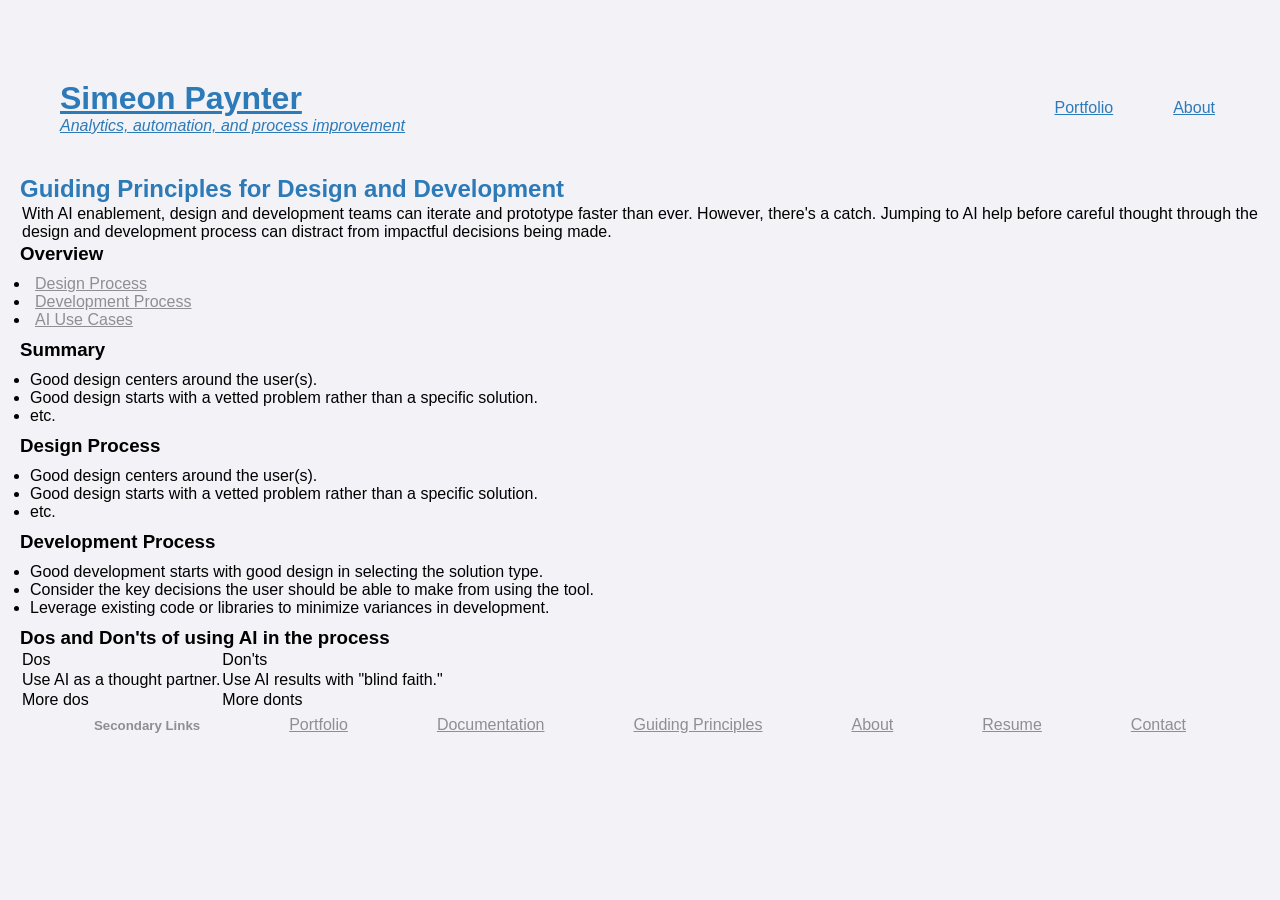
<file: principles/overview.html>
<!DOCTYPE html>
<html lang="en-US"> <!-- add light/dark mode functionality? -->
<head>
    <meta charset="UTF-8">
    <meta name="viewport" content="width=device-width, initial-scale=1.0">
    <title>Guiding Principles for Design and Development - Simeon Paynter</title>
    <!-- CSS and JavaScript apart of phase 2 -->
    <link rel="stylesheet" href="../css/variables.css">
    <link rel="stylesheet" href="../css/base.css">
    <link rel="stylesheet" href="../css/components.css">
</head>
    
<!-- Add Google Tag apart of Phase 2 -->   
<body>
    <header class="site-header">
        <a href="/" class="logo"> 
            <!--<img src="/assets/name-header.png" alt="Simeon Paynter - Analytics, automation, and process improvement."> -->
                <h1>Simeon Paynter</h1>
                <i>Analytics, automation, and process improvement</i>
        </a>
        <nav class="navbar">
            <a href="/portfolio/overview.html" class="navbar-link">Portfolio</a> <!-- Where to save parent html and create site maps? -->
            <a href="/about.html" class="navbar-link">About</a>
        </nav>
    </header>
    
    <h2>Guiding Principles for Design and Development</h2>
    <p>With AI enablement, design and development teams can iterate and prototype faster than ever. However, there's a catch. Jumping to AI help before careful thought through the design and development process can distract from impactful decisions being made.</p>
    <h3>Overview</h3>
    <ul>
        <li><a href="#design-process">Design Process</a></li>
        <li><a href="#development-process">Development Process</a></li>
        <li><a href="#ai-use-cases">AI Use Cases</a></li>
    </ul>

    <section class="header-summary">
        <h3>Summary</h3>
        <ul>
            <li>Good design centers around the user(s).</li>
            <li>Good design starts with a vetted problem rather than a specific solution.</li>
            <li>etc.</li>
        </ul>
    </section>

    <section id="#design-process">
        <h3>Design Process</h3>
        <ul>
            <li>Good design centers around the user(s).</li>
            <li>Good design starts with a vetted problem rather than a specific solution.</li>
            <li>etc.</li>
        </ul>
    </section>

    <section id="#development-process">
        <h3>Development Process</h3>
        <ul>
            <li>Good development starts with good design in selecting the solution type.</li>
            <li>Consider the key decisions the user should be able to make from using the tool.</li>
            <li>Leverage existing code or libraries to minimize variances in development.</li>
        </ul>
    </section>
    
    <section id="#ai-use-cases">
        <h3>Dos and Don'ts of using AI in the process</h3>
        <table>
            <tr>
                <td>Dos</td>
                <td>Don'ts</td>
            </tr>
            <tr>
                <td>Use AI as a thought partner.</td>
                <td>Use AI results with "blind faith."</td>
            </tr>
            <tr>
                <td>More dos</td>
                <td>More donts</td>
            </tr>
        </table>
    </section>
    <!-- Footer -->
    <footer class="site-footer">
        <!-- <img src="/assets/name-header.png" alt="Simeon Paynter - Analytics, automation, and process improvement."> -->
        <h5>Secondary Links</h5>
        <a href="/portfolio/overview.html" class ="footer-link">Portfolio</a>
        <a href="https://simbo.tech" class ="footer-link">Documentation</a>
        <a href="/principles/overview.html" class ="footer-link">Guiding Principles</a>
        <a href="/about.html" class ="footer-link">About</a>
        <a href="/resume.html" class ="footer-link">Resume</a>
        <a href="/contact.html" class ="footer-link">Contact</a>
      <!-- <p id="footer-copyright">&copy; 2026 Simeon Paynter. All rights reserved.</p> -->
    </footer>
    <!-- script to process dark and light theme -->
    
</body>
</html>
</file>
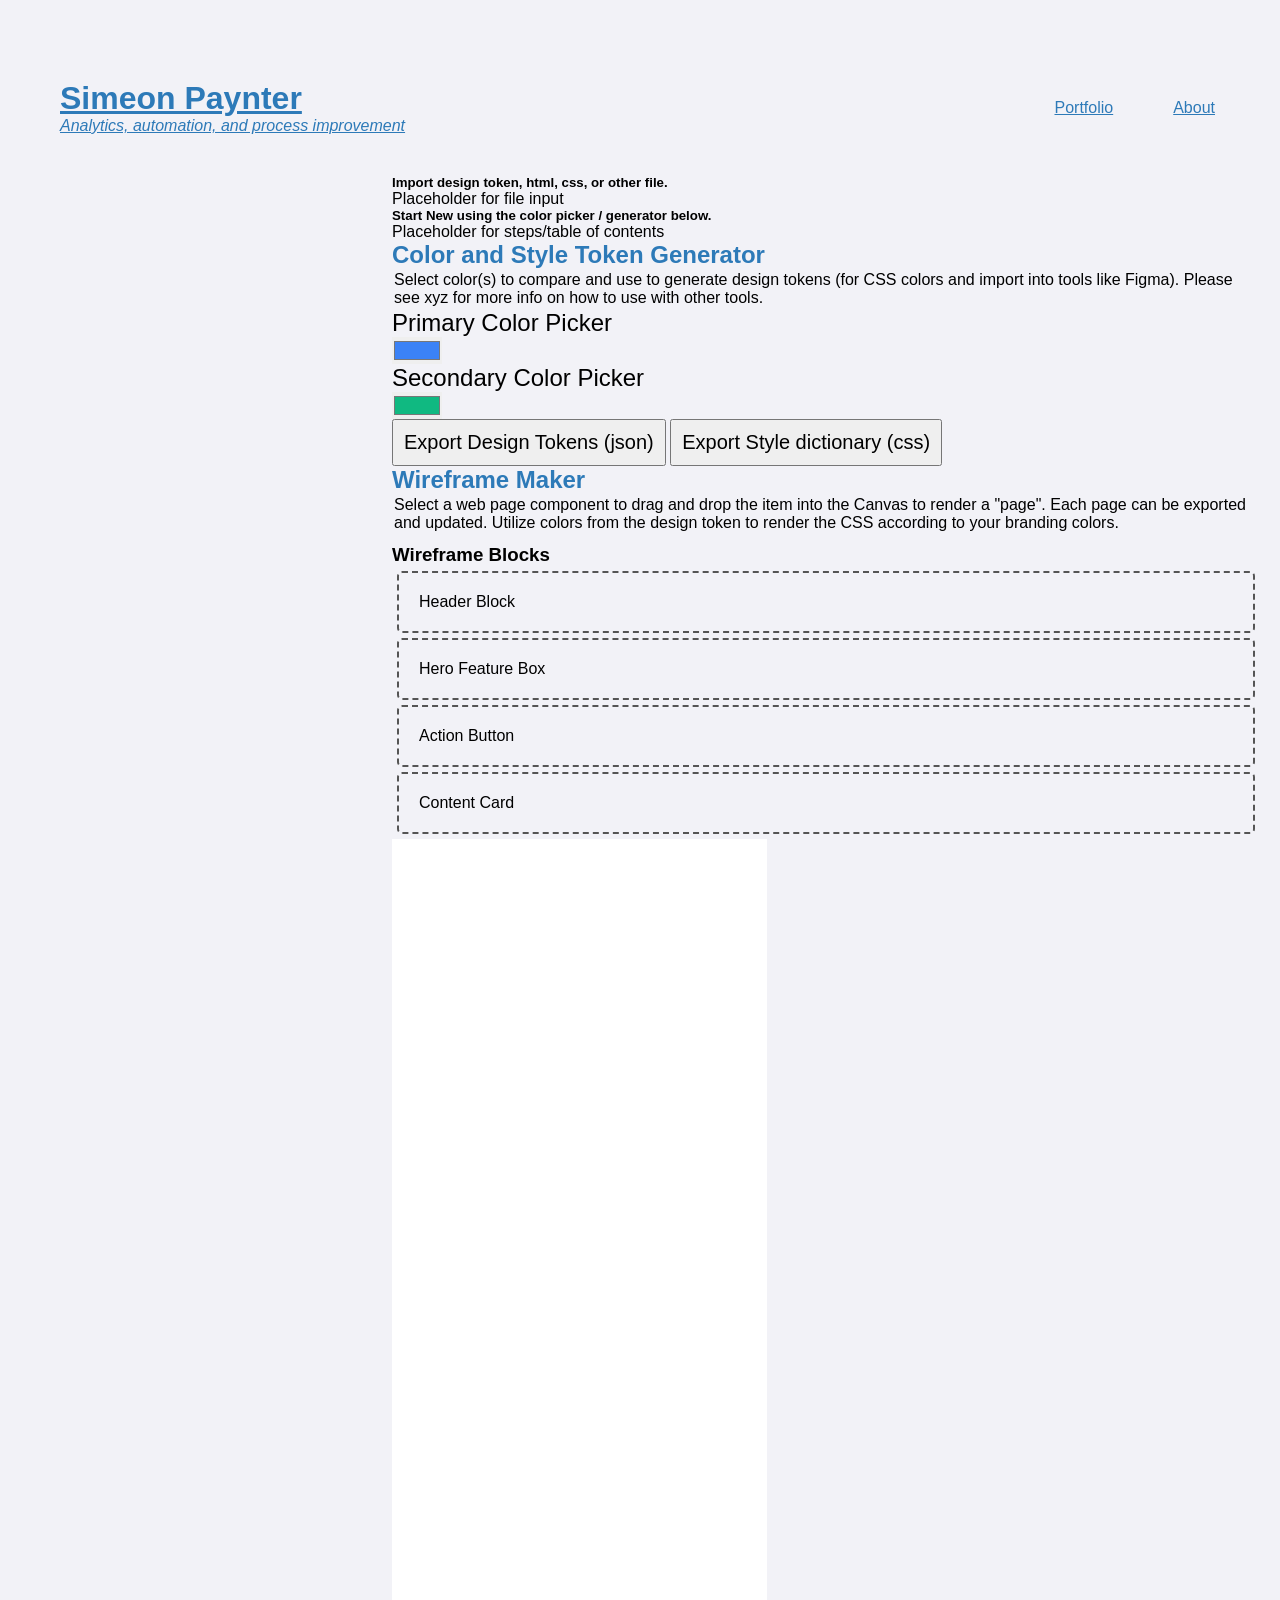
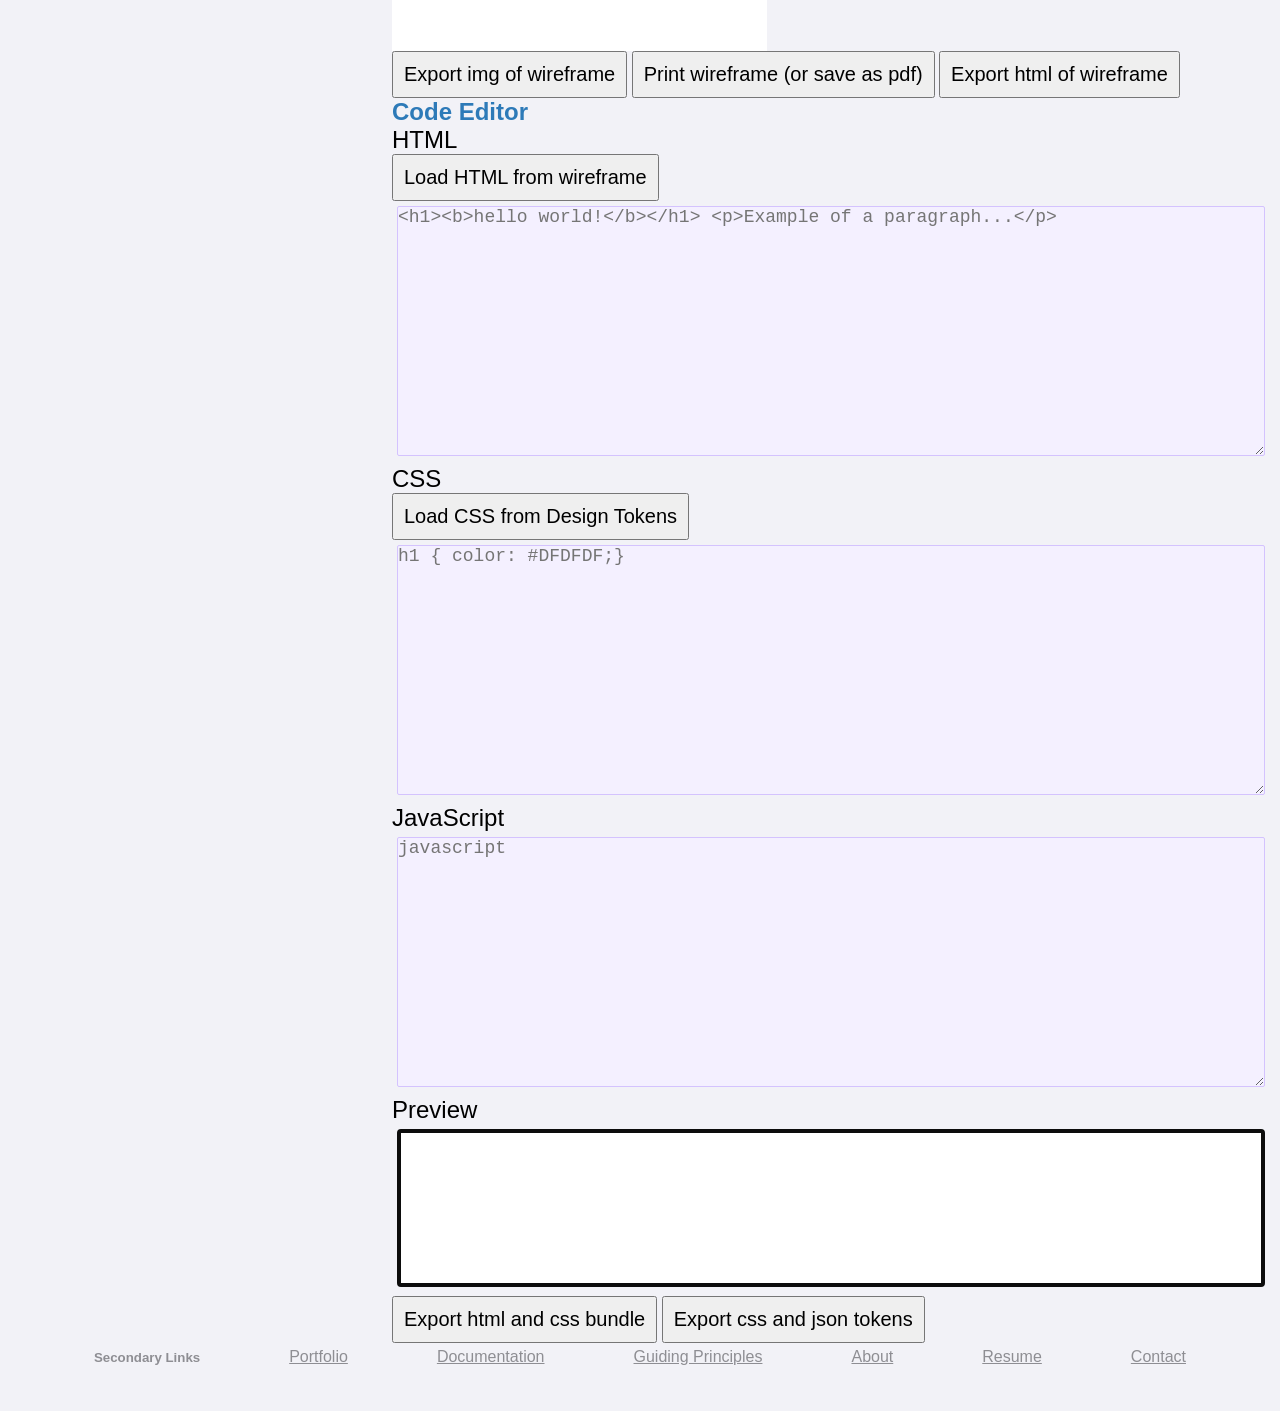
<file: tools/design.html>
<!DOCTYPE html>
<html lang="en-US"> <!-- add light/dark mode functionality? -->
<head>
    <meta charset="UTF-8">
    <meta name="viewport" content="width=device-width, initial-scale=1.0">
    <title>Designer Tool</title>
    <!-- CSS and JavaScript apart of phase 2 -->
    <link rel="stylesheet" href="../css/variables.css">
    <link rel="stylesheet" href="../css/base.css">
    <link rel="stylesheet" href="../css/components.css">
    <style>
      h3 {
        padding-top: 10px;
      }
      .side-panel {
        justify-content: start;
        display: flex;
        flex-direction: column;
        flex-wrap: wrap;
        height: 100%;
        width: 25%;
      }
      input[type="color"] {
        border: none;
      }
      .component-preset {
        padding: 20px;
        margin: 5px;
        border: 2px dashed #555555;
        border-radius: 5px;
        cursor: grab;
        user-select: none;
      }
      .component-preset:hover {
        background: #4A4A4A;
      }
      button {
        justify-content: center;
        padding: 10px;
        font-size: 20px;
      }
      button: hover {
        background-color: #555555;
        color: #FFFFFF;
        font-size: 22px;
      }
      main {
        margin-left: auto;
        justify-content: center;
        height: 100%;
        width: 70%;
      }
      #canvas {
        height: 812px;
        width: 375px;
        background-color: #FFFFFF;
      }

        
      label {
        display: flex;
        align-items: center;
        font-size: 24px;
      }
      textarea {
        background-color: #F4F0FF;
        font-family: 'Courier New', Courier, monospace;
        font-size: 18px;
        border-size: 2px;
        border-color: #D4C3FE;
        border-radius: 2px;
        margin: 5px;
        width: 100%;
        height: 250px;
      }
      iframe {
        height: 90%;
        width: 100%;
        border: 4px solid #0C0C0C;
        border-radius: 4px;
        outline: 0;
        margin: 5px;
        background: #FFF;
      }
    </style>
</head>
    
<!-- Add Google Tag apart of Phase 2 -->   
<body>
    <header class="site-header">
        <a href="/" class="logo"> 
            <!--<img src="/assets/name-header.png" alt="Simeon Paynter - Analytics, automation, and process improvement."> -->
                <h1>Simeon Paynter</h1>
                <i>Analytics, automation, and process improvement</i>
        </a>
        <nav class="navbar">
            <a href="/portfolio/overview.html" class="navbar-link">Portfolio</a> <!-- Where to save parent html and create site maps? -->
            <a href="/about.html" class="navbar-link">About</a>
        </nav>
    </header>

    <main>

        <section class="design-tool">
            <div class="left-50">
                <h5>Import design token, html, css, or other file.</h5>
                <placeholder>Placeholder for file input</placeholder>
            </div>
            <div class="right-50">
                <h5>Start New using the color picker / generator below.</h5>
                 <placeholder>Placeholder for steps/table of contents</placeholder>
            </div>
        </section>
        
        <section class="design-tool">    
            <h2>Color and Style Token Generator</h2>
            <p>Select color(s) to compare and use to generate design tokens (for CSS colors and import into tools like Figma). Please see xyz for more info on how to use with other tools.</p>
            
            <div class = "color-picker">
                <label>Primary Color Picker</label>
                <input type="color" id="color-primary" value="#3B82F6" onchange=updateColors()>
            </div>
            
            <div class = "color-picker">
                <label>Secondary Color Picker</label>
                <input type="color" id="color-secondary" value="#10B981" onchange=updateColors()>
            </div>
        </section>
        
        <section class="export-code">
            <button onclick="" class="export-link">Export Design Tokens (json)</button>
            <button onclick="" class="export-link">Export Style dictionary (css)</button>
        </section>
        
        <section class="design-tool">
            <h2>Wireframe Maker</h2>
            <p>Select a web page component to drag and drop the item into the Canvas to render a "page". Each page can be exported and updated. Utilize colors from the design token to render the CSS according to your branding colors.
            
            <div class="wireframe-picker">
                <h3>Wireframe Blocks</h3>
                <div class="component-preset" draggable="true" data-type="header">Header Block</div>
                <div class="component-preset" draggable="true" data-type="hero">Hero Feature Box</div>
                <div class="component-preset" draggable="true" data-type="button">Action Button</div>
                <div class="component-preset" draggable="true" data-type="card">Content Card</div>
            </div>
            
            <div id="canvas">
                <!-- User will drag and drop components here using JavaScript to update the DOM of this site. -->
            </div>
        </section>

        <section class="export-code">
            <button onclick="" class="export-link">Export img of wireframe</button>
            <button onclick="" class="export-link">Print wireframe (or save as pdf)</button>
            <button onclick="" class="export-link">Export html of wireframe</button>
        </section>
        
        <section class="design-tool">
            <div class="left-50">
                <h2>Code Editor</h2>
                <label>HTML</label>
                <button onclick="" class="export-link">Load HTML from wireframe</button>
                <textarea spellcheck="false" onkeyup="runResults()" placeholder = "<h1><b>hello world!</b></h1> <p>Example of a paragraph...</p>" id="html-input"></textarea>
                
                <label>CSS</label>
                <button onclick="" class="export-link">Load CSS from Design Tokens</button>
                <textarea spellcheck="false" onkeyup="runResults()" placeholder ="h1 { color: #DFDFDF;}" id="css-input"></textarea>
                
                <label>JavaScript</label>
                <textarea spellcheck="false" onkeyup="runResults()" placeholder="javascript" id="js-input"></textarea>
            </div>
            <div class="right-50">
                <label>Preview</label>
                <iframe id="results-output"></iframe>
            </div>
        </section>
        <section class="export-code">
            <button onclick="" class="export-link">Export html and css bundle</button>
            <button onclick="" class="export-link">Export css and json tokens</button>
        </section>
    </main>
    
    <!-- Footer -->
    <footer class="site-footer">
        <!-- <img src="/assets/name-header.png" alt="Simeon Paynter - Analytics, automation, and process improvement."> -->
        <h5>Secondary Links</h5>
        <a href="../portfolio/overview.html" class ="footer-link">Portfolio</a>
        <a href="https://simbo.tech" class ="footer-link">Documentation</a>
        <a href="../principles/overview.html" class ="footer-link">Guiding Principles</a>
        <a href="../about.html" class ="footer-link">About</a>
        <a href="../resume.html" class ="footer-link">Resume</a>
        <a href="../contact.html" class ="footer-link">Contact</a>
      <!-- <p id="footer-copyright">&copy; 2026 Simeon Paynter. All rights reserved.</p> -->
    </footer>
    <!-- script to process dark and light theme -->

    <script>
      const canvas = document.getElementById('canvas');
      let globalColors = {primary: '#3B82F6', secondary: '#10B981'};
      function updateColors() {
        globalColors.primary = document.getElementById('color-primary').value;
        globalColors.secondary = document.getElementById('color-secondary').value;
      }
      function runResults() {
        let htmlCode = document.getElementById("html-input").value;
        let cssCode = document.getElementById("css-input").value;
        let jsCode = document.getElementById("js-input").value;
        let output = document.getElementById("results-output");
        
        output.contentDocument.body.innerHTML = htmlCode;
        
        let style = output.contentDocument.createElement('style');
        style.textContent = cssCode;
        output.contentDocument.head.appendChild(style);
      }
    </script>
</body>
</html>
</file>
<file: archive/css/variables.css>
/* CSS Variables & iOS Design Tokens */
:root {
    --bg-color: #f2f2f7;
    --card-bg: #ffffff;
    --text-main: #000000;
    --text-muted: #8e8e93;
    --accent: #007aff;
    --font-stack: -apple-system, BlinkMacSystemFont, "Segoe UI", Roboto, Helvetica, Arial, sans-serif;
    --transition-speed: 0.25s;
    --app-radius: 22px;
    --calendar-radius: 16px;
    --iframe-radius: 12px;
}

[data-theme="dark"] {
    --bg-color: #000000;
    --card-bg: #1c1c1e;
    --text-main: #ffffff;
    --text-muted: #8e8e93;
    --accent: #0a84ff;
}
</file>
<file: archive/css/base.css>
/* CSS Reset & Document Framework */
* {
    box-sizing: border-box;
    margin: 0;
    padding: 0;
}

body {
    font-family: var(--font-stack);
    background-color: var(--bg-color);
    color: var(--text-main);
    min-height: 100vh;
    display: flex;
    flex-direction: column;
    justify-content: space-between;
    align-items: center;
    padding: 40px 20px;
    transition: background-color var(--transition-speed), color var(--transition-speed);
}

h1 {
    font-size: 28px;
    font-weight: 700;
    letter-spacing: -0.5px;
}

/* Mobile Media Queries */
@media (max-width: 400px) {
    body {
        padding: 24px 16px;
    }
}
</file>
<file: archive/css/components.css>
/* Interactive Reusable Elements */
.toggle-btn {
    background: none;
    border: none;
    font-size: 24px;
    cursor: pointer;
    padding: 5px;
    color: var(--text-main);
    transition: transform 0.2s ease;
}

.toggle-btn:active {
    transform: scale(0.9);
}

/* iOS App Box Design with Signature 22px Rounded Edges */
.app-card {
    background-color: var(--card-bg);
    border-radius: var(--app-radius);
    padding: 24px;
    display: flex;
    flex-direction: column;
    align-items: flex-start;
    text-decoration: none;
    color: var(--text-main);
    box-shadow: 0 4px 12px rgba(0, 0, 0, 0.02);
    transition: transform 0.2s cubic-bezier(0.4, 0, 0.2, 1), 
                background-color var(--transition-speed), 
                box-shadow 0.2s ease;
}

[data-theme="dark"] .app-card {
    box-shadow: 0 4px 12px rgba(0, 0, 0, 0.4);
}

/* Desktop Hover States */
@media (hover: hover) {
    .app-card:hover {
        transform: translateY(-4px);
        box-shadow: 0 8px 24px rgba(0, 0, 0, 0.06);
    }
    [data-theme="dark"] .app-card:hover {
        box-shadow: 0 8px 24px rgba(0, 0, 0, 0.6);
    }
}

/* Touch Action Compression Feedback */
.app-card:active {
    transform: scale(0.97);
}

.app-card__icon {
    font-size: 32px;
    margin-bottom: 16px;
}

.app-card__title {
    font-size: 17px;
    font-weight: 600;
    margin-bottom: 4px;
    letter-spacing: -0.2px;
}

.app-card__desc {
    font-size: 13px;
    color: var(--text-muted);
    line-height: 1.4;
}

/* Bottom Text Links */
.footer-link {
    font-size: 14px;
    font-weight: 400;
    color: var(--text-muted);
    text-decoration: none;
    transition: color 0.2s ease;
}

.footer-link:hover {
    color: var(--accent);
}

/* Iframe Embedded Elements */
.embedded-frame {
    border: none;
    width: 100%;
    border-radius: var(--iframe-radius);
    background-color: #ffffff; /* Prevents flashing before load */
}

/* Mobile Direct Booking Button */
.booking-action-btn {
    display: block;
    background-color: var(--accent);
    color: #ffffff;
    padding: 16px;
    font-weight: 600;
    text-decoration: none;
    border-radius: 12px;
    font-size: 16px;
    transition: background-color 0.2s ease, transform 0.1s ease;
}

.booking-action-btn:active {
    transform: scale(0.98);
}
</file>
<file: gem2/styles.css>
/* =========================================
   1. DESIGN TOKENS (Northwoods Slate & Pine)
   ========================================= */
:root {
  /* 3 Primary Palette Colors */
  --bg-mist: #F4F6F5;        /* Primary Neutral: Overcast water reflection */
  --ink-pine: #1E2D24;       /* Primary Dark: Boreal evergreen silhouette */
  --accent-slate: #3B6E8C;   /* Primary Accent: Lake Superior slate blue */

  /* Functional Tints derived strictly from the 3 core colors */
  --surface-card: #FFFFFF;
  --ink-muted: rgba(30, 45, 36, 0.72);
  --border-subtle: rgba(30, 45, 36, 0.12);
  --accent-hover: #2E5871;
  --accent-tint: rgba(59, 110, 140, 0.10);

  /* Typography & Layout */
  --font-sans: -apple-system, BlinkMacSystemFont, "Segoe UI", Roboto, Helvetica, Arial, sans-serif;
  --font-mono: ui-monospace, SFMono-Regular, Menlo, Monaco, Consolas, monospace;
  --container-max: 1040px;
  --radius: 8px;
  --transition: 0.2s ease;
}

/* =========================================
   2. RESET & BASE STYLES
   ========================================= */
*,
*::before,
*::after {
  box-sizing: border-box;
  margin: 0;
  padding: 0;
}

html {
  scroll-behavior: smooth;
}

body {
  background-color: var(--bg-mist);
  color: var(--ink-pine);
  font-family: var(--font-sans);
  line-height: 1.65;
  -webkit-font-smoothing: antialiased;
}

.container {
  width: 100%;
  max-width: var(--container-max);
  margin: 0 auto;
  padding: 0 1.5rem;
}

h1, h2, h3 {
  line-height: 1.25;
  font-weight: 700;
  letter-spacing: -0.02em;
}

p {
  color: var(--ink-muted);
}

a {
  color: var(--accent-slate);
  text-decoration: none;
  transition: color var(--transition);
}

a:hover {
  color: var(--accent-hover);
}

/* =========================================
   3. HEADER & NAVIGATION
   ========================================= */
.site-header {
  position: sticky;
  top: 0;
  z-index: 100;
  background-color: rgba(244, 246, 245, 0.92);
  backdrop-filter: blur(8px);
  border-bottom: 1px solid var(--border-subtle);
}

.header-inner {
  display: flex;
  align-items: center;
  justify-content: space-between;
  height: 68px;
}

.brand-mark {
  font-weight: 800;
  font-size: 1.25rem;
  color: var(--ink-pine);
  letter-spacing: -0.03em;
}

.brand-mark .dot {
  color: var(--accent-slate);
}

.nav-links {
  display: flex;
  align-items: center;
  gap: 1.75rem;
  list-style: none;
}

.nav-links a {
  color: var(--ink-pine);
  font-size: 0.95rem;
  font-weight: 500;
}

.nav-links a:hover {
  color: var(--accent-slate);
}

.nav-links .nav-cta {
  padding: 0.4rem 0.9rem;
  border: 1px solid var(--border-subtle);
  border-radius: var(--radius);
  background-color: var(--surface-card);
}

.nav-links .nav-cta:hover {
  border-color: var(--accent-slate);
}

/* =========================================
   4. HERO SECTION (With Subtle Contour Texture)
   ========================================= */
.hero {
  padding: 5.5rem 0 4.5rem;
  border-bottom: 1px solid var(--border-subtle);
  /* Subtle topographic/wave lines evoking both lake contours & data waves */
  background-image: radial-gradient(rgba(30, 45, 36, 0.08) 1px, transparent 1px);
  background-size: 24px 24px;
}

.eyebrow {
  font-family: var(--font-mono);
  font-size: 0.85rem;
  text-transform: uppercase;
  letter-spacing: 0.06em;
  color: var(--accent-slate);
  margin-bottom: 0.75rem;
  font-weight: 600;
}

.hero h1 {
  font-size: clamp(2.5rem, 5vw, 3.75rem);
  color: var(--ink-pine);
  margin-bottom: 1.25rem;
}

.lead {
  font-size: 1.18rem;
  max-width: 640px;
  margin-bottom: 2rem;
  color: var(--ink-muted);
}

.hero-actions {
  display: flex;
  flex-wrap: wrap;
  align-items: center;
  gap: 1rem;
}

/* =========================================
   5. BUTTONS & LINKS
   ========================================= */
.btn {
  display: inline-flex;
  align-items: center;
  justify-content: center;
  padding: 0.65rem 1.3rem;
  border-radius: var(--radius);
  font-weight: 600;
  font-size: 0.95rem;
  transition: all var(--transition);
  cursor: pointer;
}

.btn-primary {
  background-color: var(--accent-slate);
  color: #FFFFFF;
}

.btn-primary:hover {
  background-color: var(--accent-hover);
  color: #FFFFFF;
  transform: translateY(-1px);
}

.btn-secondary {
  background-color: var(--surface-card);
  color: var(--ink-pine);
  border: 1px solid var(--border-subtle);
}

.btn-secondary:hover {
  border-color: var(--ink-pine);
  color: var(--ink-pine);
}

.btn-outline-light {
  border: 1px solid rgba(244, 246, 245, 0.35);
  color: var(--bg-mist);
}

.btn-outline-light:hover {
  background-color: rgba(244, 246, 245, 0.1);
  color: #FFFFFF;
}

.text-link {
  font-weight: 600;
  font-size: 0.95rem;
  color: var(--accent-slate);
}

.text-link:hover {
  text-decoration: underline;
  text-underline-offset: 4px;
}

/* =========================================
   6. SHARED SECTION LAYOUT
   ========================================= */
.section {
  padding: 4.5rem 0;
  border-bottom: 1px solid var(--border-subtle);
}

.section-header {
  display: flex;
  flex-wrap: wrap;
  align-items: baseline;
  justify-content: space-between;
  gap: 1rem;
  margin-bottom: 2.25rem;
}

.section-header h2 {
  font-size: 1.75rem;
  color: var(--ink-pine);
}

.section-meta-links {
  display: flex;
  align-items: center;
  gap: 0.65rem;
}

.divider {
  color: var(--border-subtle);
}

/* =========================================
   7. SPOTLIGHT ("____ OF THE WEEK")
   ========================================= */
.spotlight-grid {
  display: grid;
  grid-template-columns: repeat(auto-fit, minmax(280px, 1fr));
  gap: 1.5rem;
}

.spotlight-card {
  background-color: var(--surface-card);
  border: 1px solid var(--border-subtle);
  border-left: 4px solid var(--accent-slate);
  border-radius: var(--radius);
  padding: 1.5rem;
  display: flex;
  flex-direction: column;
}

.tag {
  font-family: var(--font-mono);
  font-size: 0.78rem;
  font-weight: 600;
  text-transform: uppercase;
  letter-spacing: 0.04em;
  color: var(--accent-slate);
  margin-bottom: 0.6rem;
}

.spotlight-card h3 {
  font-size: 1.15rem;
  margin-bottom: 0.6rem;
  color: var(--ink-pine);
}

.spotlight-card p {
  font-size: 0.95rem;
  margin-bottom: 1.25rem;
  flex-grow: 1;
}

.card-link {
  font-size: 0.9rem;
  font-weight: 600;
}

/* =========================================
   8. PROJECTS GRID
   ========================================= */
.projects-grid {
  display: grid;
  grid-template-columns: repeat(auto-fit, minmax(300px, 1fr));
  gap: 1.5rem;
}

.project-card {
  background-color: var(--surface-card);
  border: 1px solid var(--border-subtle);
  border-radius: var(--radius);
  padding: 1.75rem;
  display: flex;
  flex-direction: column;
  transition: transform var(--transition), border-color var(--transition);
}

.project-card:hover {
  transform: translateY(-3px);
  border-color: var(--accent-slate);
}

.project-top {
  display: flex;
  justify-content: space-between;
  align-items: center;
  margin-bottom: 0.85rem;
  font-family: var(--font-mono);
  font-size: 0.8rem;
}

.project-category {
  color: var(--accent-slate);
  font-weight: 600;
}

.project-year {
  color: var(--ink-muted);
}

.project-card h3 {
  font-size: 1.25rem;
  margin-bottom: 0.75rem;
  color: var(--ink-pine);
}

.project-card p {
  font-size: 0.95rem;
  margin-bottom: 1.5rem;
  flex-grow: 1;
}

.tech-list {
  display: flex;
  flex-wrap: wrap;
  gap: 0.5rem;
  list-style: none;
  margin-bottom: 1.25rem;
}

.tech-list li {
  font-family: var(--font-mono);
  font-size: 0.78rem;
  padding: 0.2rem 0.6rem;
  background-color: var(--accent-tint);
  color: var(--ink-pine);
  border-radius: 4px;
}

.project-link {
  font-weight: 600;
  font-size: 0.92rem;
}

.section-footer {
  margin-top: 2.5rem;
  text-align: center;
}

/* =========================================
   9. DARK PINE ABOUT & CONTACT BANNER
   ========================================= */
.about-banner {
  background-color: var(--ink-pine);
  color: var(--bg-mist);
  border-bottom: none;
}

.about-banner h2,
.about-banner h3 {
  color: #FFFFFF;
  margin-bottom: 0.75rem;
}

.about-banner p {
  color: rgba(244, 246, 245, 0.82);
}

.about-inner {
  display: grid;
  grid-template-columns: 1.3fr 1fr;
  gap: 3rem;
  align-items: center;
}

.contact-box {
  background-color: rgba(255, 255, 255, 0.06);
  border: 1px solid rgba(244, 246, 245, 0.14);
  border-radius: var(--radius);
  padding: 1.75rem;
}

.contact-links {
  display: flex;
  flex-wrap: wrap;
  gap: 0.75rem;
  margin-top: 1.25rem;
}

/* =========================================
   10. FOOTER
   ========================================= */
.site-footer {
  background-color: var(--ink-pine);
  border-top: 1px solid rgba(244, 246, 245, 0.12);
  padding: 2rem 0;
  font-size: 0.9rem;
}

.footer-inner {
  display: flex;
  flex-wrap: wrap;
  justify-content: space-between;
  align-items: center;
  gap: 1rem;
}

.site-footer p {
  color: rgba(244, 246, 245, 0.65);
}

.footer-links {
  display: flex;
  gap: 1.5rem;
}

.footer-links a {
  color: rgba(244, 246, 245, 0.85);
}

.footer-links a:hover {
  color: #FFFFFF;
}

/* =========================================
   11. RESPONSIVE ADJUSTMENTS
   ========================================= */
@media (max-width: 768px) {
  .hero {
    padding: 4rem 0 3.5rem;
  }

  .about-inner {
    grid-template-columns: 1fr;
    gap: 2rem;
  }

  .nav-links {
    gap: 1rem;
  }
}
</file>
<file: css/variables.css>
/* https://www.figma.com/color-wheel/ */
:root {
  --color-bg: #F2F2F7;
  --color-text: #000000;
  --color-text-muted: #8E8E93;
  --color-yellow-highlight: #CFFF04;
  
  --color-primary: #2D7AB8;
  --color-secondary: #246194;
  --color-tertiary: #4291D1;
  --color-complementary: #B86C2D;

  --color-border: #143652;
}
</file>
<file: css/base.css>
*, *::before, *::after {
  box-sizing: border-box;
  margin: 0;
  padding: 0;
}
body {
  font-family: Roboto, Arial, sans-serif;
  background-color: var(--color-bg);
  padding: 40px 20px;
  color: var(--color-text);
}
h2 {
  color: var(--color-primary);
}
p {
  padding: 2px;
}
a {
  padding: 2px;
  color: var(--color-secondary);
}
ul {
  padding: 10px;
  justify-content: start;
  gap: 10px;
}

.home-page {
  padding: 20px;
  display: flex;
  flex-direction: row;
  flex-wrap: wrap;
  align-content: start;
}

/* Hero */
.hero {
  min-height: 30%;
  max-width: 100%;
  padding: 5%;
  justify-content: center;
}
.hero-img {
  min-height: 50px;
  max-width: 100%;
}
.hero-title {
  size: 40px;
  padding: 5px;
  color: var(--color-primary);
}
.hero-desc {
  color: var(--color-text);
}

/* Pain Point */
.single-column-challenges {
  padding: 10px;
  min-height: 25%;
  gap: 5px;
}

/* Project Grid */
.project-card-grid {
  display: flex;
  flex-wrap: wrap;
  flex-drection: column;
  justify-content: space-between;
  gap: 20px 10px;
  min-height: 25%;
}
.project-card {
  flex: 1 1 300px;
  padding: 20px;
  border: 5px solid --var(color-text-muted);
  border-radius: 10px;
}
.project-card-image {
  min-height: 20px;
  max-height: 100px
  border-radius: 10px;
}
.project-card-title {
  color: var(--color-primary);
  align-content: center;
  padding: 10px;
}
.project-card-summary {
  color: var(--color-text-primary);
  padding: 5px;
}

@media (max-width: 400px) {
  body {
    padding: 24px 16px;
  }
  .project-card-image {
    max-height: 50px
  }
}
</file>
<file: css/components.css>
/* Header */
header {
  display: flex;
  flex-direction: row;
  flex-wrap: wrap;
  justify-content: space-between;
  padding: 20px;
}
.logo {
  align-content: start;
  padding: 20px;
  color: var(--color-primary);
}
.navbar {
  display: flex;
  justify-content: space-evenly;
  align-content: center;
  size: 24px;
  gap: 20px;
  padding: 5px;
}
.navbar-link {
  color: var(--color-primary);
  padding: 20px;
  size: 24px;
}

/* Footer */
footer {
  display:flex;
  flex-direction: row;
  flex-wrap: wrap;
  justify-content: space-evenly;
  gap: 10px;
  align-content: end;
}
footer h5, a {
  align-content: center;
  size: 20px;
  padding: 5px;
  color: var(--color-text-muted);
}

@media (max-width: 400px) {
  .navbar {
    gap: 10px;
  }
}
</file>
<file: archive/css/layout.css>
/* Core Page Layout Containers */
.site-header {
    width: 100%;
    max-width: 500px;
    display: flex;
    justify-content: space-between;
    align-items: center;
    margin-bottom: 40px;
}

.site-main {
    width: 100%;
    max-width: 500px;
    flex-grow: 1;
    display: flex;
    flex-direction: column;
    justify-content: center;
}

.app-grid {
    display: grid;
    grid-template-columns: repeat(2, 1fr);
    gap: 20px;
    width: 100%;
}

/* Featured Spanning Element Rules */
.app-grid > *.is-featured {
    grid-column: span 2;
}

.site-footer {
    width: 100%;
    max-width: 500px;
    margin-top: 50px;
    display: flex;
    flex-wrap: wrap;
    justify-content: center;
    gap: 16px 20px;
    padding-top: 20px;
    border-top: 1px solid rgba(142, 142, 147, 0.15);
}

/* Calendar Layout Engine */
.site-main--wide {
    max-width: 1000px;
}

.calendar-container {
    width: 100%;
    background: var(--card-bg);
    padding: 24px;
    border-radius: var(--calendar-radius);
    box-shadow: 0 4px 20px rgba(0, 0, 0, 0.05);
    transition: background-color var(--transition-speed);
}

[data-theme="dark"] .calendar-container {
    box-shadow: 0 4px 20px rgba(0, 0, 0, 0.5);
}

.calendar-desktop-view {
    display: grid;
    grid-template-columns: 1fr 1fr;
    gap: 20px;
}

.calendar-mobile-view {
    display: none;
}

/* Wide Layout Responsive Breakpoint */
@media (max-width: 768px) {
    .calendar-desktop-view {
        display: none;
    }
    
    .calendar-mobile-view {
        display: flex;
        flex-direction: column;
        gap: 16px;
        text-align: center;
    }
}


/* Layout Mobile Adaptability Override */
@media (max-width: 400px) {
    .app-grid {
        grid-template-columns: 1fr;
    }
    .app-grid > *.is-featured {
        grid-column: span 1;
    }
}
</file>
<file: css/layout.css>
/* Core Page Layout Containers */
.site-header {
    width: 100%;
    max-width: 500px;
    display: flex;
    justify-content: space-between;
    align-items: center;
    margin-bottom: 40px;
}

.site-main {
    width: 100%;
    max-width: 500px;
    flex-grow: 1;
    display: flex;
    flex-direction: column;
    justify-content: center;
}

.app-grid {
    display: grid;
    grid-template-columns: repeat(2, 1fr);
    gap: 20px;
    width: 100%;
}

/* Featured Spanning Element Rules */
.app-grid > *.is-featured {
    grid-column: span 2;
}

.site-footer {
    width: 100%;
    max-width: 500px;
    margin-top: 50px;
    display: flex;
    flex-wrap: wrap;
    justify-content: center;
    gap: 16px 20px;
    padding-top: 20px;
    border-top: 1px solid rgba(142, 142, 147, 0.15);
}

/* Calendar Layout Engine */
.site-main--wide {
    max-width: 1000px;
}

.calendar-container {
    width: 100%;
    background: var(--card-bg);
    padding: 24px;
    border-radius: var(--calendar-radius);
    box-shadow: 0 4px 20px rgba(0, 0, 0, 0.05);
    transition: background-color var(--transition-speed);
}

[data-theme="dark"] .calendar-container {
    box-shadow: 0 4px 20px rgba(0, 0, 0, 0.5);
}

.calendar-desktop-view {
    display: grid;
    grid-template-columns: 1fr 1fr;
    gap: 20px;
}

.calendar-mobile-view {
    display: none;
}

/* Wide Layout Responsive Breakpoint */
@media (max-width: 768px) {
    .calendar-desktop-view {
        display: none;
    }
    
    .calendar-mobile-view {
        display: flex;
        flex-direction: column;
        gap: 16px;
        text-align: center;
    }
}


/* Layout Mobile Adaptability Override */
@media (max-width: 400px) {
    .app-grid {
        grid-template-columns: 1fr;
    }
    .app-grid > *.is-featured {
        grid-column: span 1;
    }
}
</file>
